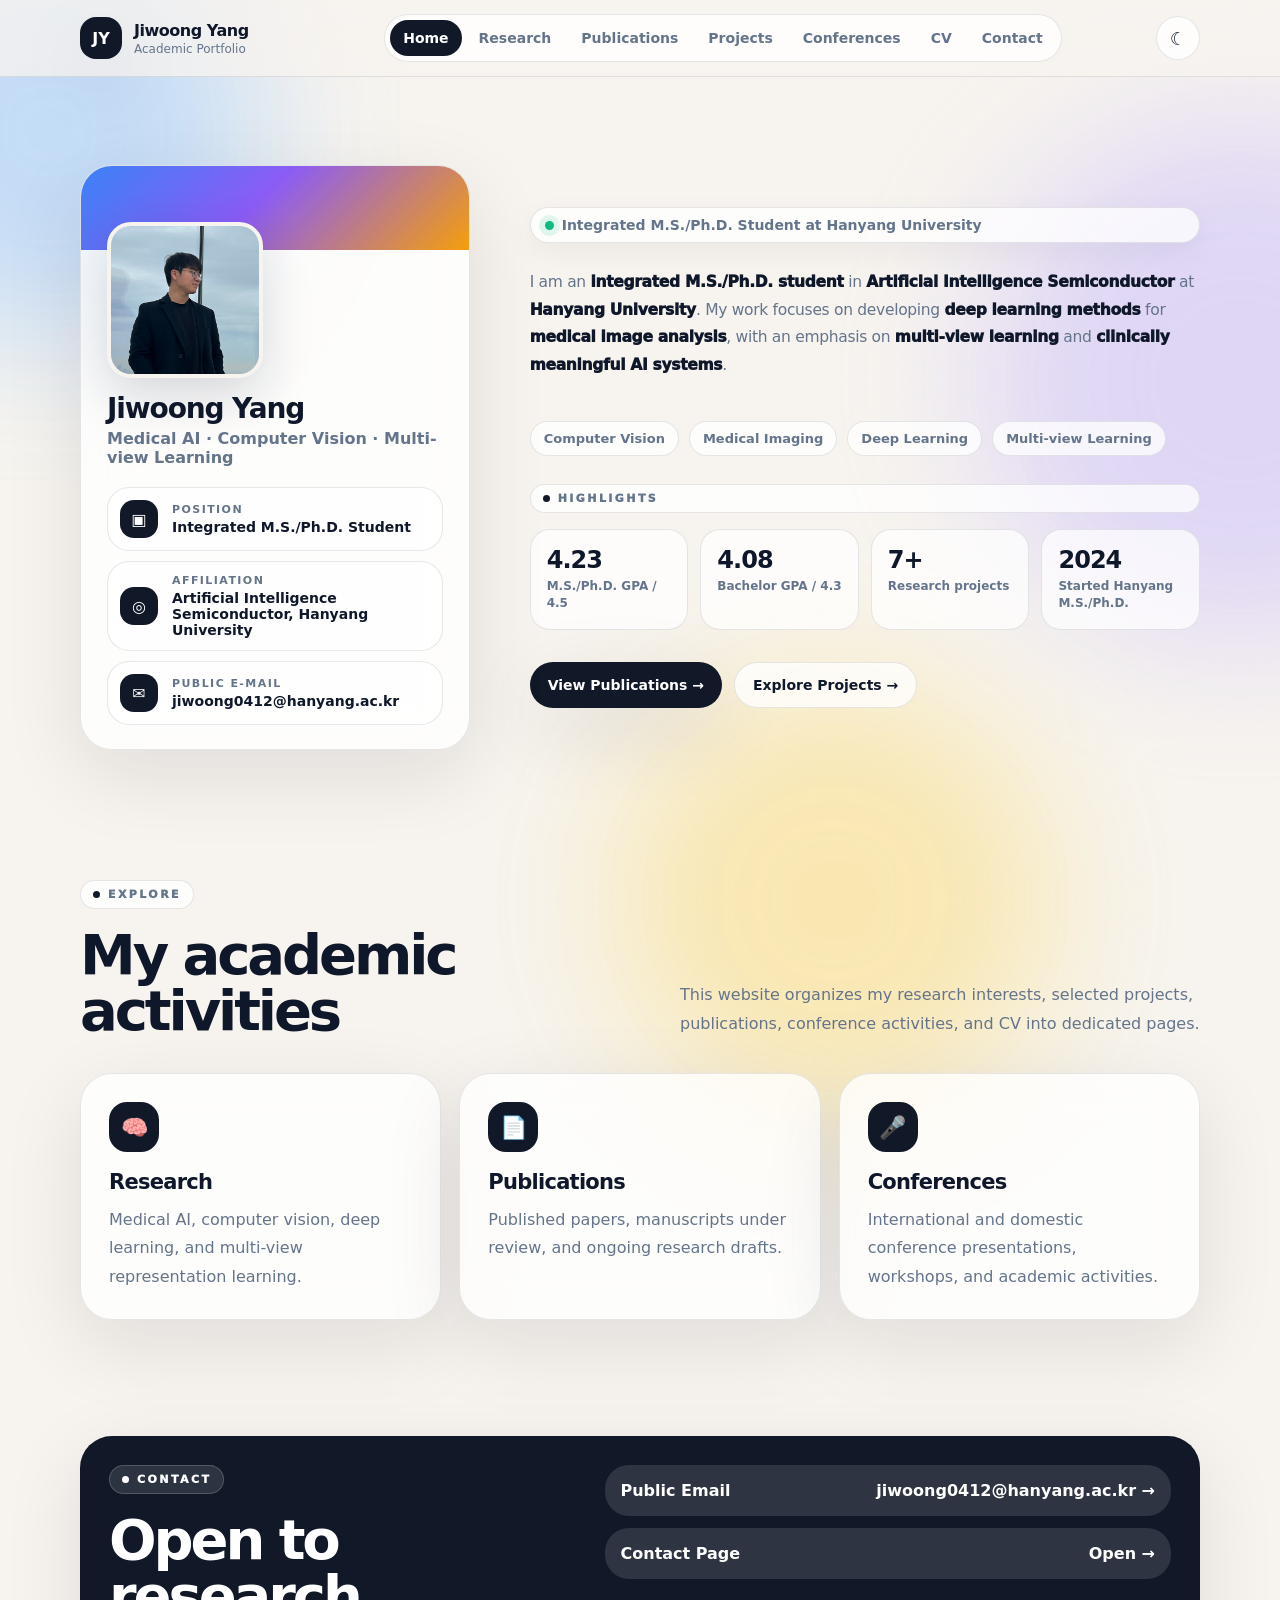
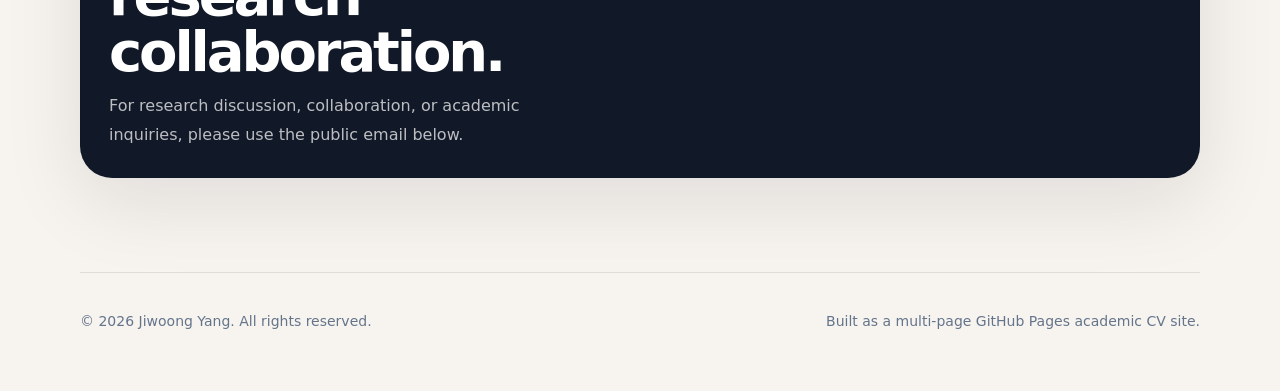
<file: index.html>
<!doctype html>
<html lang="en">
<head>
  <meta charset="utf-8" />
  <meta name="viewport" content="width=device-width, initial-scale=1" />
  <meta name="description" content="Academic portfolio and CV homepage for Jiwoong Yang." />
  <title>Jiwoong Yang | Academic Portfolio</title>
  <link rel="icon" href="assets/favicon.svg" type="image/svg+xml" />
  <link rel="stylesheet" href="assets/style.css" />
</head>
<body>
  <div class="page">
    <div class="bg-blur" aria-hidden="true">
      <div class="blob one"></div><div class="blob two"></div><div class="blob three"></div>
    </div>
    
    <header class="site-header">
      <nav class="container nav">
        <a class="brand" href="./" aria-label="Go to homepage">
          <div class="logo">JY</div>
          <div>
            <div class="brand-title">Jiwoong Yang</div>
            <div class="brand-subtitle">Academic Portfolio</div>
          </div>
        </a>
        <div class="navlinks" aria-label="Main navigation"><a class="active" href="./">Home</a>
<a class="" href="research/">Research</a>
<a class="" href="publications/">Publications</a>
<a class="" href="projects/">Projects</a>
<a class="" href="conferences/">Conferences</a>
<a class="" href="cv/">CV</a>
<a class="" href="contact/">Contact</a></div>
        <div class="nav-actions">
          <button class="icon-button" data-theme-toggle aria-label="Toggle dark mode">☾</button>
          <button class="icon-button mobile-only" data-menu-toggle aria-label="Open menu">☰</button>
        </div>
      </nav>
      <div class="container mobile-menu" data-mobile-menu><a class="active" href="./">Home</a>
<a class="" href="research/">Research</a>
<a class="" href="publications/">Publications</a>
<a class="" href="projects/">Projects</a>
<a class="" href="conferences/">Conferences</a>
<a class="" href="cv/">CV</a>
<a class="" href="contact/">Contact</a></div>
    </header>

    <main>

      <section class="container hero">
        <div class="hero-grid hero-grid-home">
          <aside class="card profile-card profile-card-home">
            <div class="profile-banner"></div>
            <div class="profile-body">
              <img class="profile-photo" src="assets/profile-photo.png" alt="Portrait of Jiwoong Yang" />
              <h2>Jiwoong Yang</h2>
              <div class="role">Medical AI · Computer Vision · Multi-view Learning</div>
              <div class="info-list">
                <div class="info-item"><div class="info-icon">▣</div><div><div class="info-label">Position</div><div class="info-value">Integrated M.S./Ph.D. Student</div></div></div>
                <div class="info-item"><div class="info-icon">◎</div><div><div class="info-label">Affiliation</div><div class="info-value">Artificial Intelligence Semiconductor, Hanyang University</div></div></div>
                <div class="info-item"><div class="info-icon">✉</div><div><div class="info-label">Public E-mail</div><div class="info-value">jiwoong0412@hanyang.ac.kr</div></div></div>
              </div>
            </div>
          </aside>
          <div class="hero-copy">
            <div class="pill"><span class="dot"></span> Integrated M.S./Ph.D. Student at Hanyang University</div>
            <p class="lead intro-lead">
              I am an <strong>integrated M.S./Ph.D. student</strong> in <strong>Artificial Intelligence Semiconductor</strong> at <strong>Hanyang University</strong>. My work focuses on developing <strong>deep learning methods</strong> for <strong>medical image analysis</strong>, with an emphasis on <strong>multi-view learning</strong> and <strong>clinically meaningful AI systems</strong>.
            </p>
            <div class="tag-row home-caption">
              <span class="tag">Computer Vision</span>
              <span class="tag">Medical Imaging</span>
              <span class="tag">Deep Learning</span>
              <span class="tag">Multi-view Learning</span>
            </div>
            <div class="section-label inline-home-label">Highlights</div>
            <div class="grid-4 home-highlights">
              <div class="stat"><strong>4.23</strong><span>M.S./Ph.D. GPA / 4.5</span></div>
              <div class="stat"><strong>4.08</strong><span>Bachelor GPA / 4.3</span></div>
              <div class="stat"><strong>7+</strong><span>Research projects</span></div>
              <div class="stat"><strong>2024</strong><span>Started Hanyang M.S./Ph.D.</span></div>
            </div>
            <div class="actions">
              <a class="button primary" href="publications/">View Publications →</a>
              <a class="button secondary" href="projects/">Explore Projects →</a>
            </div>
          </div>
        </div>
      </section>

      <section class="container">
        <div class="section-label">Explore</div>
        <div class="section-head">
          <h2>My academic activities</h2>
          <p>This website organizes my research interests, selected projects, publications, conference activities, and CV into dedicated pages.</p>
        </div>
        <div class="grid-3">
          <a class="card project-card" href="research/"><div class="icon-bubble">🧠</div><h3>Research</h3><p>Medical AI, computer vision, deep learning, and multi-view representation learning.</p></a>
          <a class="card project-card" href="publications/"><div class="icon-bubble">📄</div><h3>Publications</h3><p>Published papers, manuscripts under review, and ongoing research drafts.</p></a>
          <a class="card project-card" href="conferences/"><div class="icon-bubble">🎤</div><h3>Conferences</h3><p>International and domestic conference presentations, workshops, and academic activities.</p></a>
        </div>
      </section>

      <section class="container">
        <div class="card contact-card">
          <div class="split">
            <div>
              <div class="section-label">Contact</div>
              <h2 style="margin-top:18px;">Open to research collaboration.</h2>
              <p>For research discussion, collaboration, or academic inquiries, please use the public email below.</p>
            </div>
            <div class="contact-links">
              <a class="contact-link" href="mailto:jiwoong0412@hanyang.ac.kr"><span>Public Email</span><span>jiwoong0412@hanyang.ac.kr →</span></a>
              <a class="contact-link" href="contact/"><span>Contact Page</span><span>Open →</span></a>
            </div>
          </div>
        </div>
      </section>

    </main>
    <footer class="container">
      <div class="footer-inner">
        <p>© 2026 Jiwoong Yang. All rights reserved.</p>
        <p>Built as a multi-page GitHub Pages academic CV site.</p>
      </div>
    </footer>
  </div>
  <script src="assets/script.js"></script>
</body>
</html>
</file>
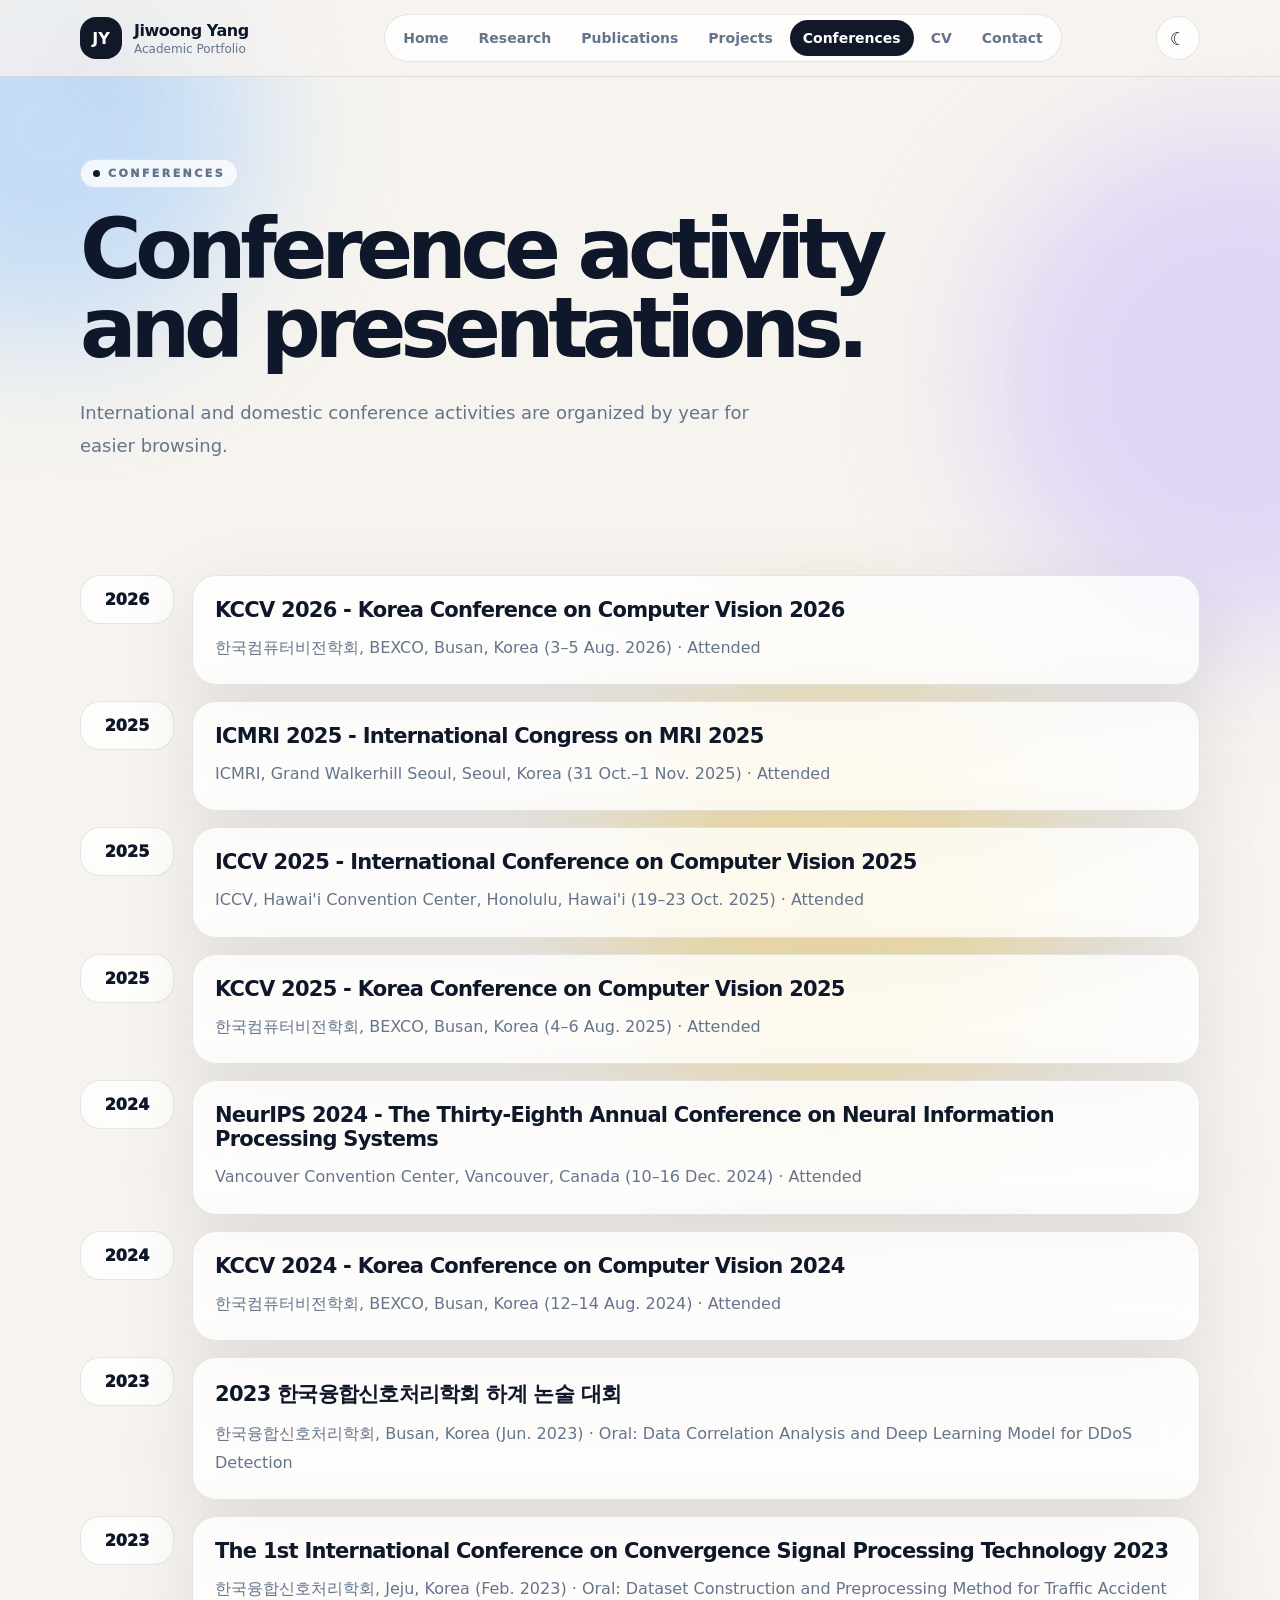
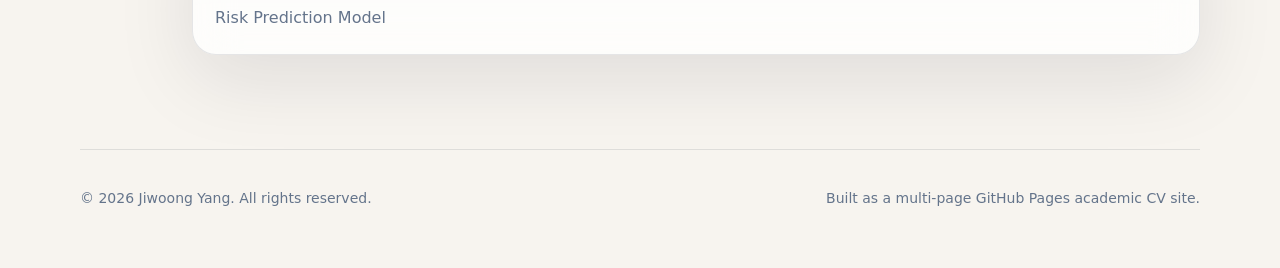
<file: conferences/index.html>
<!doctype html>
<html lang="en">
<head>
  <meta charset="utf-8" />
  <meta name="viewport" content="width=device-width, initial-scale=1" />
  <meta name="description" content="Conference activities of Jiwoong Yang." />
  <title>Conferences | Jiwoong Yang</title>
  <link rel="icon" href="../assets/favicon.svg" type="image/svg+xml" />
  <link rel="stylesheet" href="../assets/style.css" />
</head>
<body>
  <div class="page">
    <div class="bg-blur" aria-hidden="true">
      <div class="blob one"></div><div class="blob two"></div><div class="blob three"></div>
    </div>
    
    <header class="site-header">
      <nav class="container nav">
        <a class="brand" href="../" aria-label="Go to homepage">
          <div class="logo">JY</div>
          <div>
            <div class="brand-title">Jiwoong Yang</div>
            <div class="brand-subtitle">Academic Portfolio</div>
          </div>
        </a>
        <div class="navlinks" aria-label="Main navigation"><a class="" href="../">Home</a>
<a class="" href="../research/">Research</a>
<a class="" href="../publications/">Publications</a>
<a class="" href="../projects/">Projects</a>
<a class="active" href="../conferences/">Conferences</a>
<a class="" href="../cv/">CV</a>
<a class="" href="../contact/">Contact</a></div>
        <div class="nav-actions">
          <button class="icon-button" data-theme-toggle aria-label="Toggle dark mode">☾</button>
          <button class="icon-button mobile-only" data-menu-toggle aria-label="Open menu">☰</button>
        </div>
      </nav>
      <div class="container mobile-menu" data-mobile-menu><a class="" href="../">Home</a>
<a class="" href="../research/">Research</a>
<a class="" href="../publications/">Publications</a>
<a class="" href="../projects/">Projects</a>
<a class="active" href="../conferences/">Conferences</a>
<a class="" href="../cv/">CV</a>
<a class="" href="../contact/">Contact</a></div>
    </header>

    <main>

      <section class="container page-title">
        <div class="section-label">Conferences</div>
        <h1>Conference activity and presentations.</h1>
        <p class="lead">International and domestic conference activities are organized by year for easier browsing.</p>
      </section>
      <section class="container"><div class="timeline"><div class="timeline-item"><div class="timeline-date">2026</div><div class="card tight"><h3>KCCV 2026 - Korea Conference on Computer Vision 2026</h3><p>한국컴퓨터비전학회, BEXCO, Busan, Korea (3–5 Aug. 2026) · Attended</p></div></div><div class="timeline-item"><div class="timeline-date">2025</div><div class="card tight"><h3>ICMRI 2025 - International Congress on MRI 2025</h3><p>ICMRI, Grand Walkerhill Seoul, Seoul, Korea (31 Oct.–1 Nov. 2025) · Attended</p></div></div>
<div class="timeline-item"><div class="timeline-date">2025</div><div class="card tight"><h3>ICCV 2025 - International Conference on Computer Vision 2025</h3><p>ICCV, Hawai&#x27;i Convention Center, Honolulu, Hawai&#x27;i (19–23 Oct. 2025) · Attended</p></div></div>
<div class="timeline-item"><div class="timeline-date">2025</div><div class="card tight"><h3>KCCV 2025 - Korea Conference on Computer Vision 2025</h3><p>한국컴퓨터비전학회, BEXCO, Busan, Korea (4–6 Aug. 2025) · Attended</p></div></div><div class="timeline-item"><div class="timeline-date">2024</div><div class="card tight"><h3>NeurIPS 2024 - The Thirty-Eighth Annual Conference on Neural Information Processing Systems</h3><p>Vancouver Convention Center, Vancouver, Canada (10–16 Dec. 2024) · Attended</p></div></div>
<div class="timeline-item"><div class="timeline-date">2024</div><div class="card tight"><h3>KCCV 2024 - Korea Conference on Computer Vision 2024</h3><p>한국컴퓨터비전학회, BEXCO, Busan, Korea (12–14 Aug. 2024) · Attended</p></div></div><div class="timeline-item"><div class="timeline-date">2023</div><div class="card tight"><h3>2023 한국융합신호처리학회 하계 논술 대회</h3><p>한국융합신호처리학회, Busan, Korea (Jun. 2023) · Oral: Data Correlation Analysis and Deep Learning Model for DDoS Detection</p></div></div>
<div class="timeline-item"><div class="timeline-date">2023</div><div class="card tight"><h3>The 1st International Conference on Convergence Signal Processing Technology 2023</h3><p>한국융합신호처리학회, Jeju, Korea (Feb. 2023) · Oral: Dataset Construction and Preprocessing Method for Traffic Accident Risk Prediction Model</p></div></div></div></section>

    </main>
    <footer class="container">
      <div class="footer-inner">
        <p>© 2026 Jiwoong Yang. All rights reserved.</p>
        <p>Built as a multi-page GitHub Pages academic CV site.</p>
      </div>
    </footer>
  </div>
  <script src="../assets/script.js"></script>
</body>
</html>
</file>
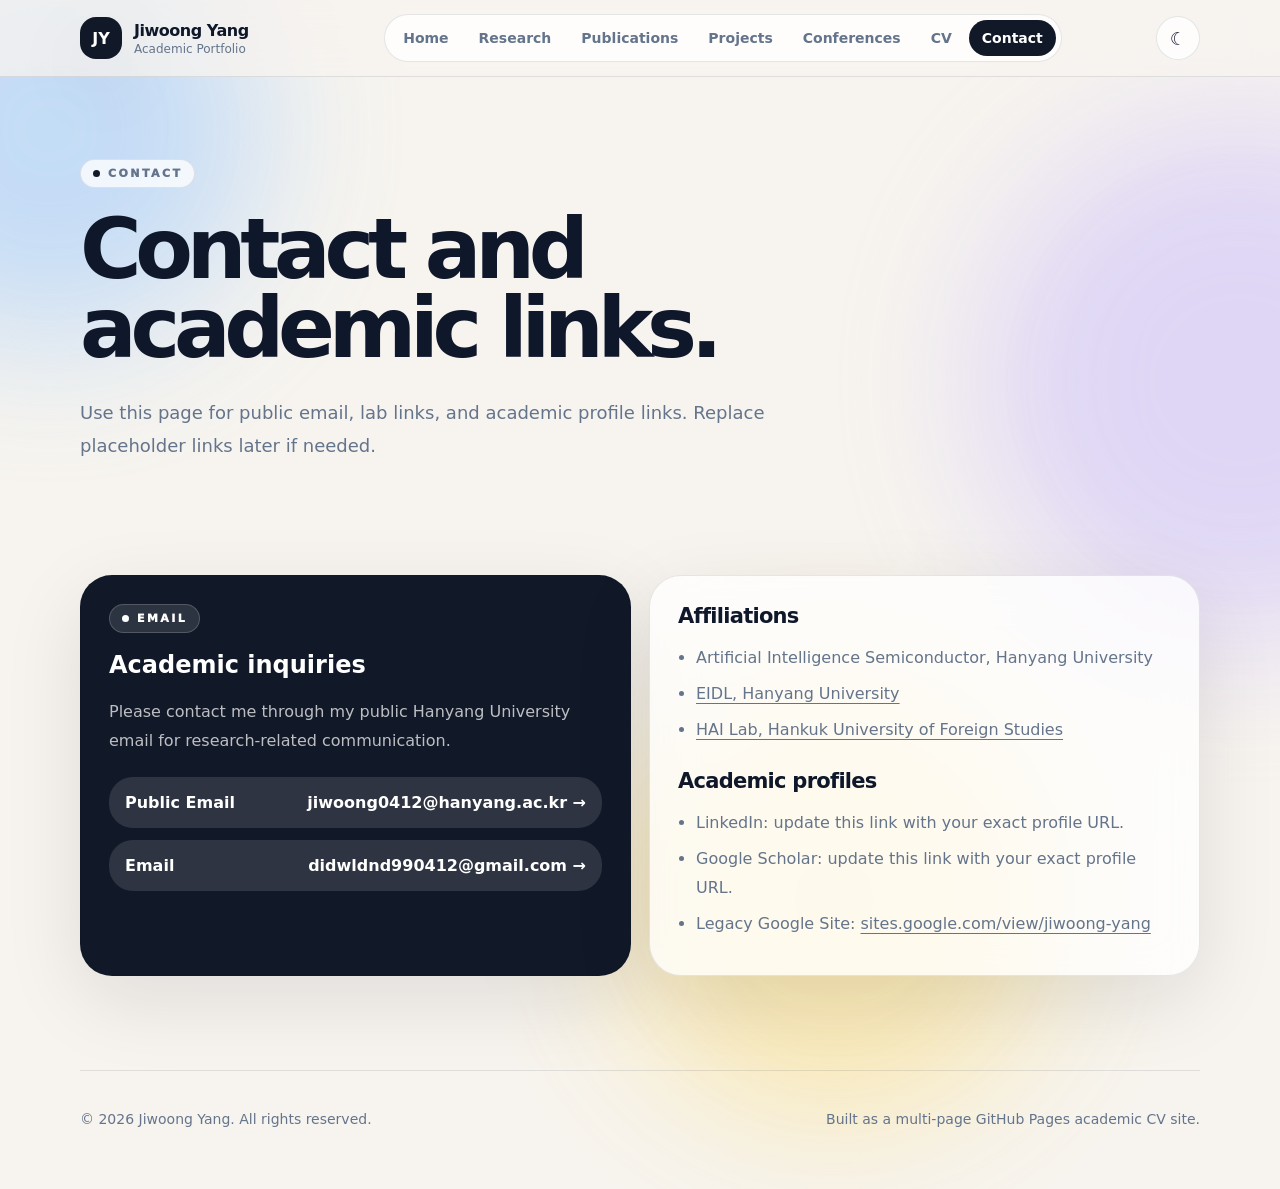
<file: contact/index.html>
<!doctype html>
<html lang="en">
<head>
  <meta charset="utf-8" />
  <meta name="viewport" content="width=device-width, initial-scale=1" />
  <meta name="description" content="Contact information for Jiwoong Yang." />
  <title>Contact | Jiwoong Yang</title>
  <link rel="icon" href="../assets/favicon.svg" type="image/svg+xml" />
  <link rel="stylesheet" href="../assets/style.css" />
</head>
<body>
  <div class="page">
    <div class="bg-blur" aria-hidden="true">
      <div class="blob one"></div><div class="blob two"></div><div class="blob three"></div>
    </div>
    
    <header class="site-header">
      <nav class="container nav">
        <a class="brand" href="../" aria-label="Go to homepage">
          <div class="logo">JY</div>
          <div>
            <div class="brand-title">Jiwoong Yang</div>
            <div class="brand-subtitle">Academic Portfolio</div>
          </div>
        </a>
        <div class="navlinks" aria-label="Main navigation"><a class="" href="../">Home</a>
<a class="" href="../research/">Research</a>
<a class="" href="../publications/">Publications</a>
<a class="" href="../projects/">Projects</a>
<a class="" href="../conferences/">Conferences</a>
<a class="" href="../cv/">CV</a>
<a class="active" href="../contact/">Contact</a></div>
        <div class="nav-actions">
          <button class="icon-button" data-theme-toggle aria-label="Toggle dark mode">☾</button>
          <button class="icon-button mobile-only" data-menu-toggle aria-label="Open menu">☰</button>
        </div>
      </nav>
      <div class="container mobile-menu" data-mobile-menu><a class="" href="../">Home</a>
<a class="" href="../research/">Research</a>
<a class="" href="../publications/">Publications</a>
<a class="" href="../projects/">Projects</a>
<a class="" href="../conferences/">Conferences</a>
<a class="" href="../cv/">CV</a>
<a class="active" href="../contact/">Contact</a></div>
    </header>

    <main>

      <section class="container page-title">
        <div class="section-label">Contact</div>
        <h1>Contact and academic links.</h1>
        <p class="lead">Use this page for public email, lab links, and academic profile links. Replace placeholder links later if needed.</p>
      </section>
      <section class="container">
        <div class="grid-2">
          <div class="card contact-card">
            <div class="section-label">Email</div>
            <h2 style="margin-top:18px;">Academic inquiries</h2>
            <p>Please contact me through my public Hanyang University email for research-related communication.</p>
            <div class="contact-links" style="margin-top:22px;">
              <a class="contact-link" href="mailto:jiwoong0412@hanyang.ac.kr"><span>Public Email</span><span>jiwoong0412@hanyang.ac.kr →</span></a>
              <a class="contact-link" href="mailto:didwldnd990412@gmail.com"><span>Email</span><span>didwldnd990412@gmail.com →</span></a>
            </div>
          </div>
          <div class="card">
            <h3>Affiliations</h3>
            <ul class="list-compact">
              <li>Artificial Intelligence Semiconductor, Hanyang University</li>
              <li><a class="mini-link" href="https://sites.google.com/view/eidl/home">EIDL, Hanyang University</a></li>
              <li><a class="mini-link" href="https://labhai.hufs.ac.kr/">HAI Lab, Hankuk University of Foreign Studies</a></li>
            </ul>
            <h3 style="margin-top:24px;">Academic profiles</h3>
            <ul class="list-compact">
              <li>LinkedIn: update this link with your exact profile URL.</li>
              <li>Google Scholar: update this link with your exact profile URL.</li>
              <li>Legacy Google Site: <a class="mini-link" href="https://sites.google.com/view/jiwoong-yang/%ED%99%88">sites.google.com/view/jiwoong-yang</a></li>
            </ul>
          </div>
        </div>
      </section>

    </main>
    <footer class="container">
      <div class="footer-inner">
        <p>© 2026 Jiwoong Yang. All rights reserved.</p>
        <p>Built as a multi-page GitHub Pages academic CV site.</p>
      </div>
    </footer>
  </div>
  <script src="../assets/script.js"></script>
</body>
</html>
</file>
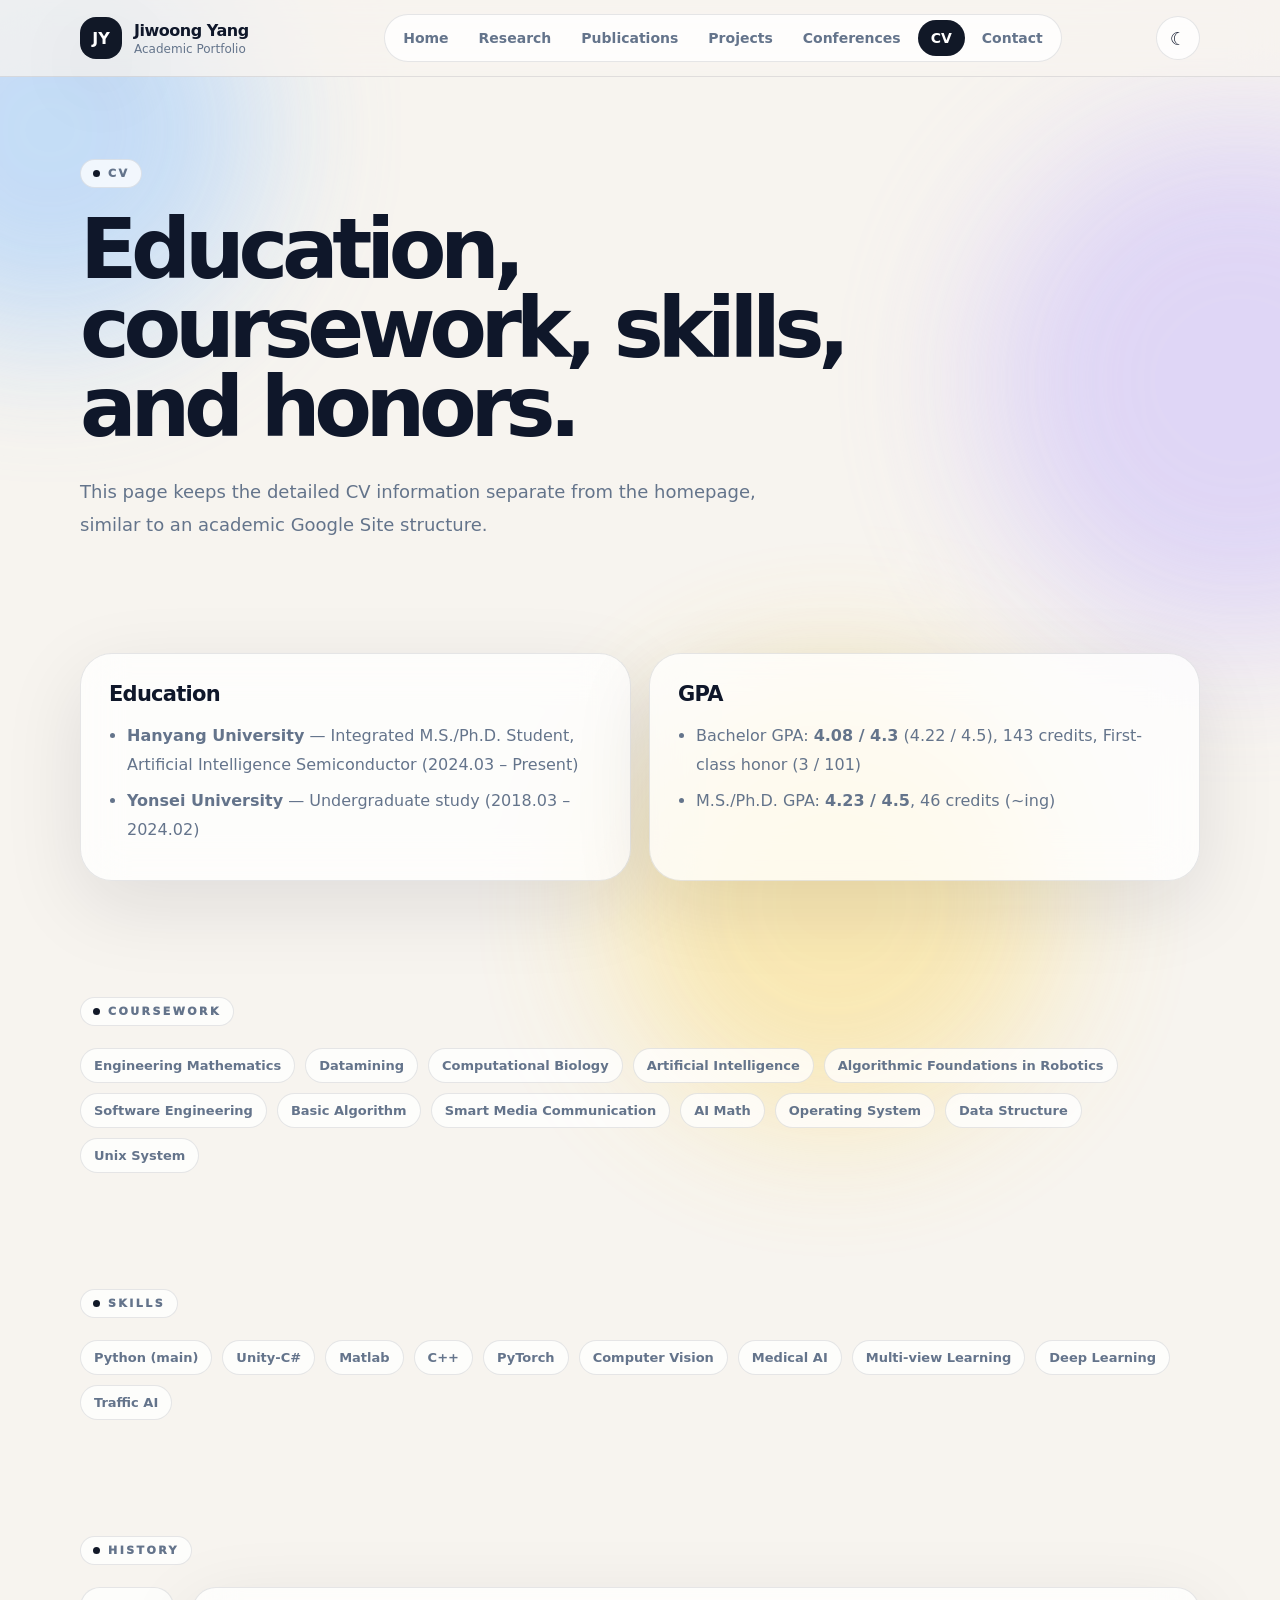
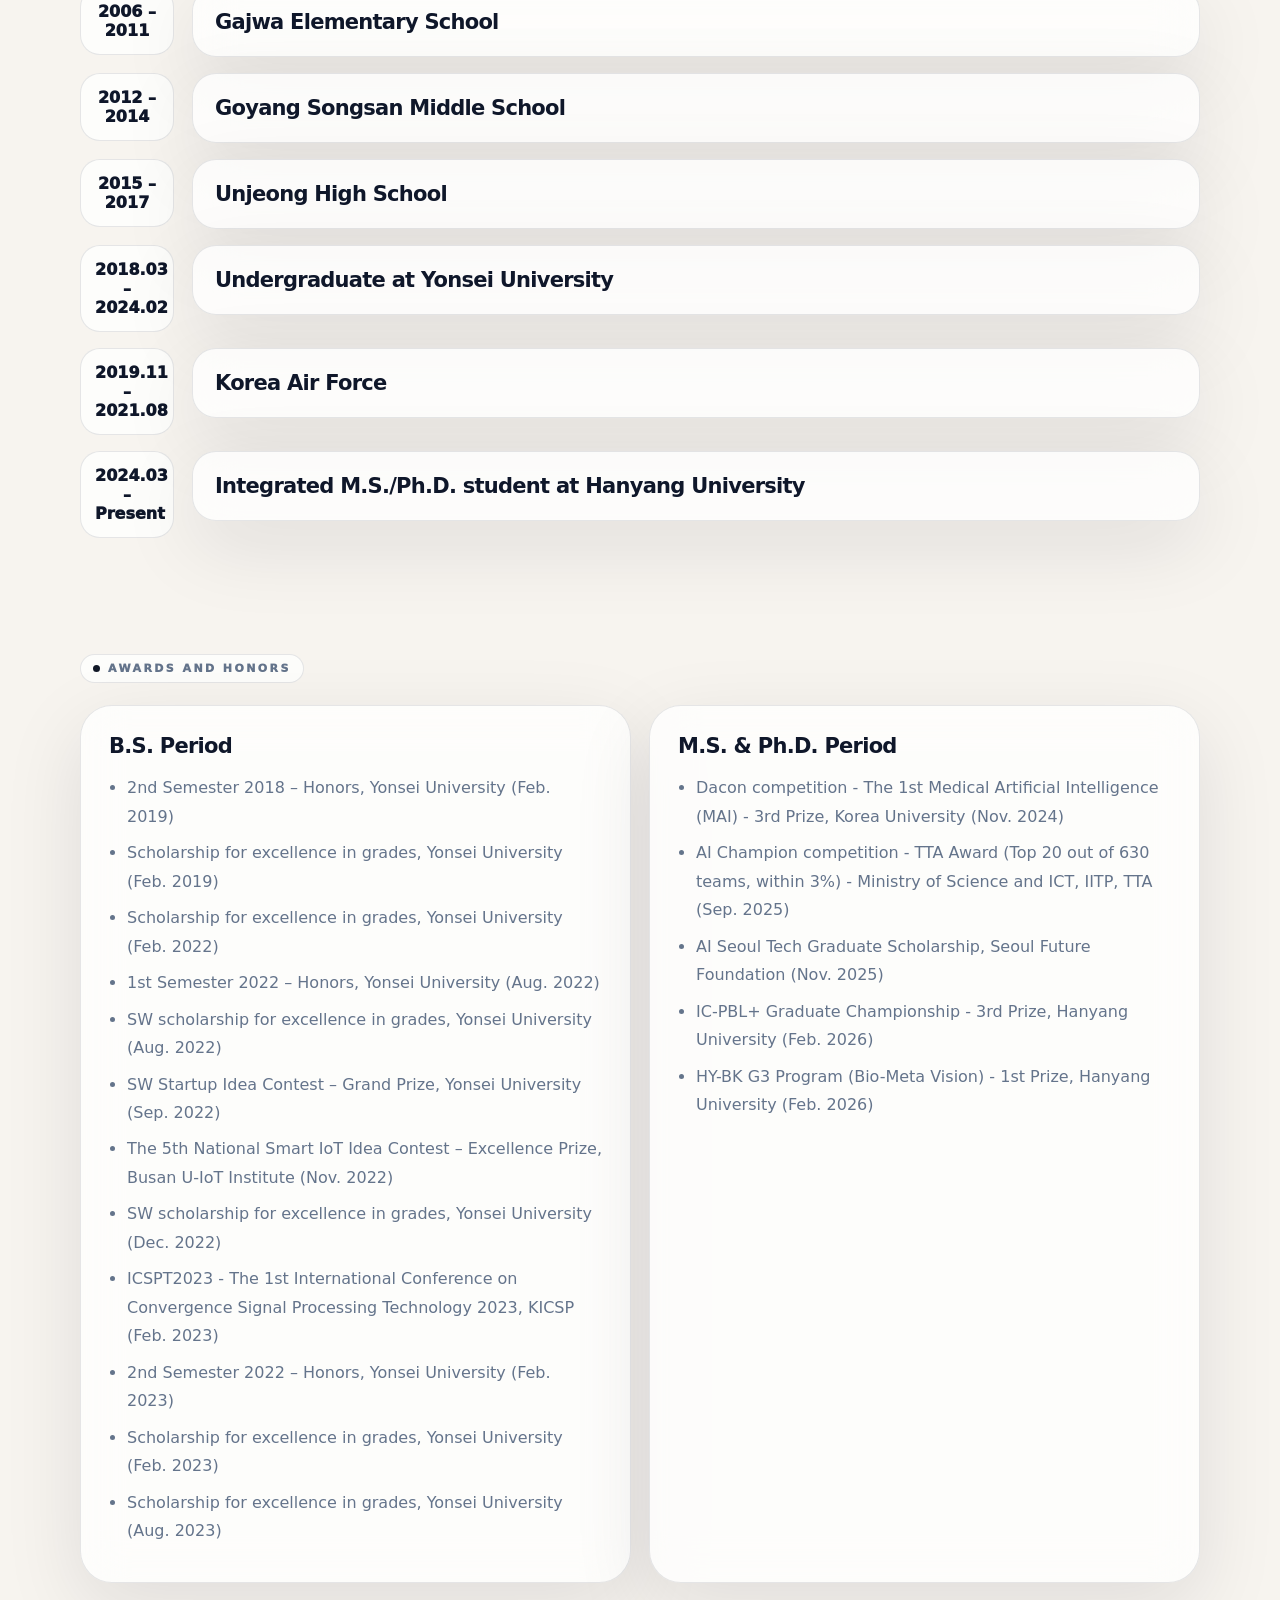
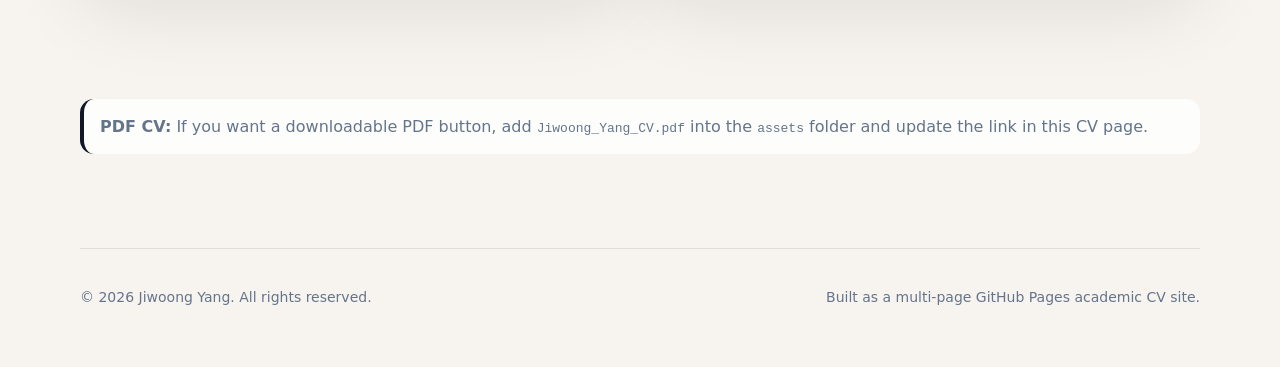
<file: cv/index.html>
<!doctype html>
<html lang="en">
<head>
  <meta charset="utf-8" />
  <meta name="viewport" content="width=device-width, initial-scale=1" />
  <meta name="description" content="Curriculum vitae details of Jiwoong Yang." />
  <title>CV | Jiwoong Yang</title>
  <link rel="icon" href="../assets/favicon.svg" type="image/svg+xml" />
  <link rel="stylesheet" href="../assets/style.css" />
</head>
<body>
  <div class="page">
    <div class="bg-blur" aria-hidden="true">
      <div class="blob one"></div><div class="blob two"></div><div class="blob three"></div>
    </div>
    
    <header class="site-header">
      <nav class="container nav">
        <a class="brand" href="../" aria-label="Go to homepage">
          <div class="logo">JY</div>
          <div>
            <div class="brand-title">Jiwoong Yang</div>
            <div class="brand-subtitle">Academic Portfolio</div>
          </div>
        </a>
        <div class="navlinks" aria-label="Main navigation"><a class="" href="../">Home</a>
<a class="" href="../research/">Research</a>
<a class="" href="../publications/">Publications</a>
<a class="" href="../projects/">Projects</a>
<a class="" href="../conferences/">Conferences</a>
<a class="active" href="../cv/">CV</a>
<a class="" href="../contact/">Contact</a></div>
        <div class="nav-actions">
          <button class="icon-button" data-theme-toggle aria-label="Toggle dark mode">☾</button>
          <button class="icon-button mobile-only" data-menu-toggle aria-label="Open menu">☰</button>
        </div>
      </nav>
      <div class="container mobile-menu" data-mobile-menu><a class="" href="../">Home</a>
<a class="" href="../research/">Research</a>
<a class="" href="../publications/">Publications</a>
<a class="" href="../projects/">Projects</a>
<a class="" href="../conferences/">Conferences</a>
<a class="active" href="../cv/">CV</a>
<a class="" href="../contact/">Contact</a></div>
    </header>

    <main>

      <section class="container page-title">
        <div class="section-label">CV</div>
        <h1>Education, coursework, skills, and honors.</h1>
        <p class="lead">This page keeps the detailed CV information separate from the homepage, similar to an academic Google Site structure.</p>
      </section>
      <section class="container">
        <div class="grid-2">
          <div class="card"><h3>Education</h3><ul class="list-compact"><li><strong>Hanyang University</strong> — Integrated M.S./Ph.D. Student, Artificial Intelligence Semiconductor (2024.03 – Present)</li><li><strong>Yonsei University</strong> — Undergraduate study (2018.03 – 2024.02)</li></ul></div>
          <div class="card"><h3>GPA</h3><ul class="list-compact"><li>Bachelor GPA: <strong>4.08 / 4.3</strong> (4.22 / 4.5), 143 credits, First-class honor (3 / 101)</li><li>M.S./Ph.D. GPA: <strong>4.23 / 4.5</strong>, 46 credits (~ing)</li></ul></div>
        </div>
      </section>
      <section class="container">
        <div class="section-label">Coursework</div>
        <div class="skill-cloud" style="margin-top:22px;"><span class="tag">Engineering Mathematics</span><span class="tag">Datamining</span><span class="tag">Computational Biology</span><span class="tag">Artificial Intelligence</span><span class="tag">Algorithmic Foundations in Robotics</span><span class="tag">Software Engineering</span><span class="tag">Basic Algorithm</span><span class="tag">Smart Media Communication</span><span class="tag">AI Math</span><span class="tag">Operating System</span><span class="tag">Data Structure</span><span class="tag">Unix System</span></div>
      </section>
      <section class="container">
        <div class="section-label">Skills</div>
        <div class="skill-cloud" style="margin-top:22px;"><span class="tag">Python (main)</span><span class="tag">Unity-C#</span><span class="tag">Matlab</span><span class="tag">C++</span><span class="tag">PyTorch</span><span class="tag">Computer Vision</span><span class="tag">Medical AI</span><span class="tag">Multi-view Learning</span><span class="tag">Deep Learning</span><span class="tag">Traffic AI</span></div>
      </section>
      <section class="container">
        <div class="section-label">History</div>
        <div class="timeline" style="margin-top:22px;"><div class="timeline-item"><div class="timeline-date">2006 – 2011</div><div class="card tight"><h3>Gajwa Elementary School</h3></div></div><div class="timeline-item"><div class="timeline-date">2012 – 2014</div><div class="card tight"><h3>Goyang Songsan Middle School</h3></div></div><div class="timeline-item"><div class="timeline-date">2015 – 2017</div><div class="card tight"><h3>Unjeong High School</h3></div></div><div class="timeline-item"><div class="timeline-date">2018.03 – 2024.02</div><div class="card tight"><h3>Undergraduate at Yonsei University</h3></div></div><div class="timeline-item"><div class="timeline-date">2019.11 – 2021.08</div><div class="card tight"><h3>Korea Air Force</h3></div></div><div class="timeline-item"><div class="timeline-date">2024.03 – Present</div><div class="card tight"><h3>Integrated M.S./Ph.D. student at Hanyang University</h3></div></div></div>
      </section>
      <section class="container">
        <div class="section-label">Awards and Honors</div>
        <div class="grid-2" style="margin-top:22px;">
          <div class="card"><h3>B.S. Period</h3><ul class="list-compact"><li>2nd Semester 2018 – Honors, Yonsei University (Feb. 2019)</li><li>Scholarship for excellence in grades, Yonsei University (Feb. 2019)</li><li>Scholarship for excellence in grades, Yonsei University (Feb. 2022)</li><li>1st Semester 2022 – Honors, Yonsei University (Aug. 2022)</li><li>SW scholarship for excellence in grades, Yonsei University (Aug. 2022)</li><li>SW Startup Idea Contest – Grand Prize, Yonsei University (Sep. 2022)</li><li>The 5th National Smart IoT Idea Contest – Excellence Prize, Busan U-IoT Institute (Nov. 2022)</li><li>SW scholarship for excellence in grades, Yonsei University (Dec. 2022)</li><li>ICSPT2023 - The 1st International Conference on Convergence Signal Processing Technology 2023, KICSP (Feb. 2023)</li><li>2nd Semester 2022 – Honors, Yonsei University (Feb. 2023)</li><li>Scholarship for excellence in grades, Yonsei University (Feb. 2023)</li><li>Scholarship for excellence in grades, Yonsei University (Aug. 2023)</li></ul></div>
          <div class="card"><h3>M.S. & Ph.D. Period</h3><ul class="list-compact"><li>Dacon competition - The 1st Medical Artificial Intelligence (MAI) - 3rd Prize, Korea University (Nov. 2024)</li><li>AI Champion competition - TTA Award (Top 20 out of 630 teams, within 3%) - Ministry of Science and ICT, IITP, TTA (Sep. 2025)</li><li>AI Seoul Tech Graduate Scholarship, Seoul Future Foundation (Nov. 2025)</li><li>IC-PBL+ Graduate Championship - 3rd Prize, Hanyang University (Feb. 2026)</li><li>HY-BK G3 Program (Bio-Meta Vision) - 1st Prize, Hanyang University (Feb. 2026)</li></ul></div>
        </div>
      </section>
      <section class="container">
        <div class="note"><strong>PDF CV:</strong> If you want a downloadable PDF button, add <code>Jiwoong_Yang_CV.pdf</code> into the <code>assets</code> folder and update the link in this CV page.</div>
      </section>

    </main>
    <footer class="container">
      <div class="footer-inner">
        <p>© 2026 Jiwoong Yang. All rights reserved.</p>
        <p>Built as a multi-page GitHub Pages academic CV site.</p>
      </div>
    </footer>
  </div>
  <script src="../assets/script.js"></script>
</body>
</html>
</file>
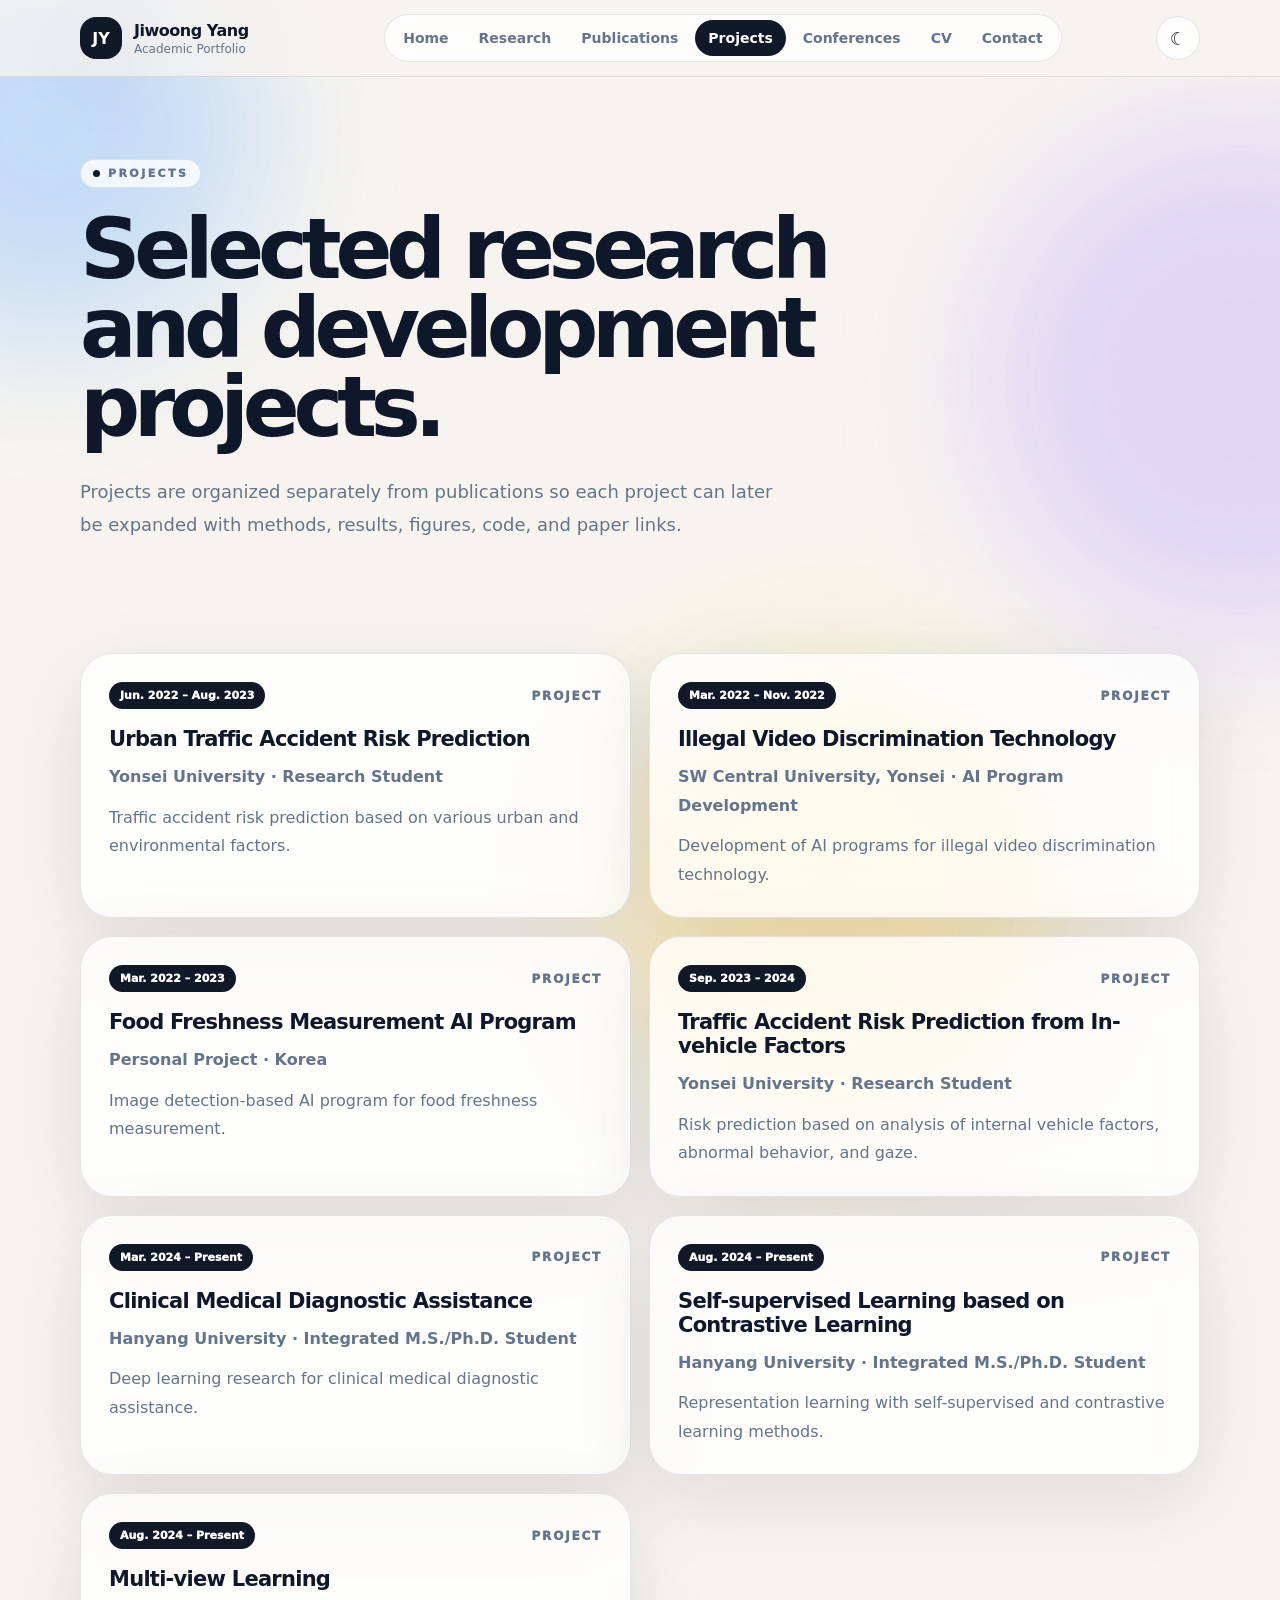
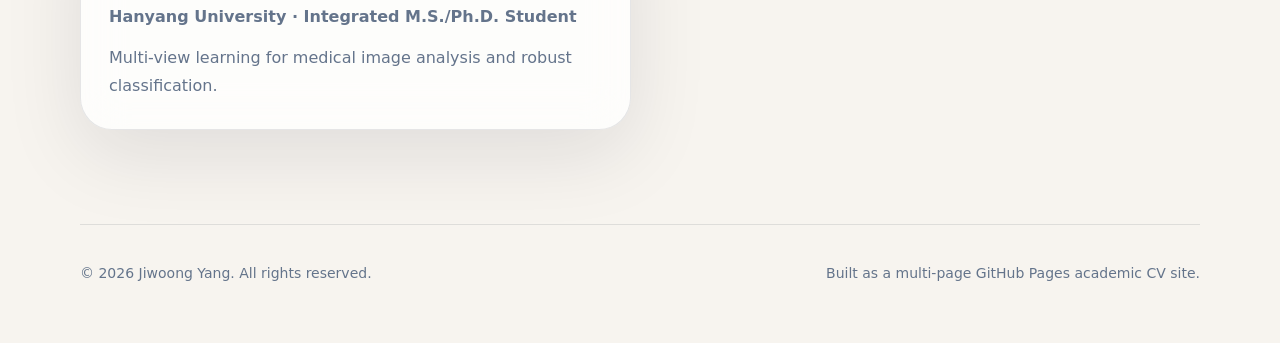
<file: projects/index.html>
<!doctype html>
<html lang="en">
<head>
  <meta charset="utf-8" />
  <meta name="viewport" content="width=device-width, initial-scale=1" />
  <meta name="description" content="Projects of Jiwoong Yang." />
  <title>Projects | Jiwoong Yang</title>
  <link rel="icon" href="../assets/favicon.svg" type="image/svg+xml" />
  <link rel="stylesheet" href="../assets/style.css" />
</head>
<body>
  <div class="page">
    <div class="bg-blur" aria-hidden="true">
      <div class="blob one"></div><div class="blob two"></div><div class="blob three"></div>
    </div>
    
    <header class="site-header">
      <nav class="container nav">
        <a class="brand" href="../" aria-label="Go to homepage">
          <div class="logo">JY</div>
          <div>
            <div class="brand-title">Jiwoong Yang</div>
            <div class="brand-subtitle">Academic Portfolio</div>
          </div>
        </a>
        <div class="navlinks" aria-label="Main navigation"><a class="" href="../">Home</a>
<a class="" href="../research/">Research</a>
<a class="" href="../publications/">Publications</a>
<a class="active" href="../projects/">Projects</a>
<a class="" href="../conferences/">Conferences</a>
<a class="" href="../cv/">CV</a>
<a class="" href="../contact/">Contact</a></div>
        <div class="nav-actions">
          <button class="icon-button" data-theme-toggle aria-label="Toggle dark mode">☾</button>
          <button class="icon-button mobile-only" data-menu-toggle aria-label="Open menu">☰</button>
        </div>
      </nav>
      <div class="container mobile-menu" data-mobile-menu><a class="" href="../">Home</a>
<a class="" href="../research/">Research</a>
<a class="" href="../publications/">Publications</a>
<a class="active" href="../projects/">Projects</a>
<a class="" href="../conferences/">Conferences</a>
<a class="" href="../cv/">CV</a>
<a class="" href="../contact/">Contact</a></div>
    </header>

    <main>

      <section class="container page-title">
        <div class="section-label">Projects</div>
        <h1>Selected research and development projects.</h1>
        <p class="lead">Projects are organized separately from publications so each project can later be expanded with methods, results, figures, code, and paper links.</p>
      </section>
      <section class="container"><div class="grid-2"><div class="card project-card"><div class="project-top"><span class="status">Jun. 2022 – Aug. 2023</span><span class="category">Project</span></div><h3>Urban Traffic Accident Risk Prediction</h3><p><strong>Yonsei University · Research Student</strong></p><p>Traffic accident risk prediction based on various urban and environmental factors.</p></div>
<div class="card project-card"><div class="project-top"><span class="status">Mar. 2022 – Nov. 2022</span><span class="category">Project</span></div><h3>Illegal Video Discrimination Technology</h3><p><strong>SW Central University, Yonsei · AI Program Development</strong></p><p>Development of AI programs for illegal video discrimination technology.</p></div>
<div class="card project-card"><div class="project-top"><span class="status">Mar. 2022 – 2023</span><span class="category">Project</span></div><h3>Food Freshness Measurement AI Program</h3><p><strong>Personal Project · Korea</strong></p><p>Image detection-based AI program for food freshness measurement.</p></div>
<div class="card project-card"><div class="project-top"><span class="status">Sep. 2023 – 2024</span><span class="category">Project</span></div><h3>Traffic Accident Risk Prediction from In-vehicle Factors</h3><p><strong>Yonsei University · Research Student</strong></p><p>Risk prediction based on analysis of internal vehicle factors, abnormal behavior, and gaze.</p></div>
<div class="card project-card"><div class="project-top"><span class="status">Mar. 2024 – Present</span><span class="category">Project</span></div><h3>Clinical Medical Diagnostic Assistance</h3><p><strong>Hanyang University · Integrated M.S./Ph.D. Student</strong></p><p>Deep learning research for clinical medical diagnostic assistance.</p></div>
<div class="card project-card"><div class="project-top"><span class="status">Aug. 2024 – Present</span><span class="category">Project</span></div><h3>Self-supervised Learning based on Contrastive Learning</h3><p><strong>Hanyang University · Integrated M.S./Ph.D. Student</strong></p><p>Representation learning with self-supervised and contrastive learning methods.</p></div>
<div class="card project-card"><div class="project-top"><span class="status">Aug. 2024 – Present</span><span class="category">Project</span></div><h3>Multi-view Learning</h3><p><strong>Hanyang University · Integrated M.S./Ph.D. Student</strong></p><p>Multi-view learning for medical image analysis and robust classification.</p></div></div></section>

    </main>
    <footer class="container">
      <div class="footer-inner">
        <p>© 2026 Jiwoong Yang. All rights reserved.</p>
        <p>Built as a multi-page GitHub Pages academic CV site.</p>
      </div>
    </footer>
  </div>
  <script src="../assets/script.js"></script>
</body>
</html>
</file>
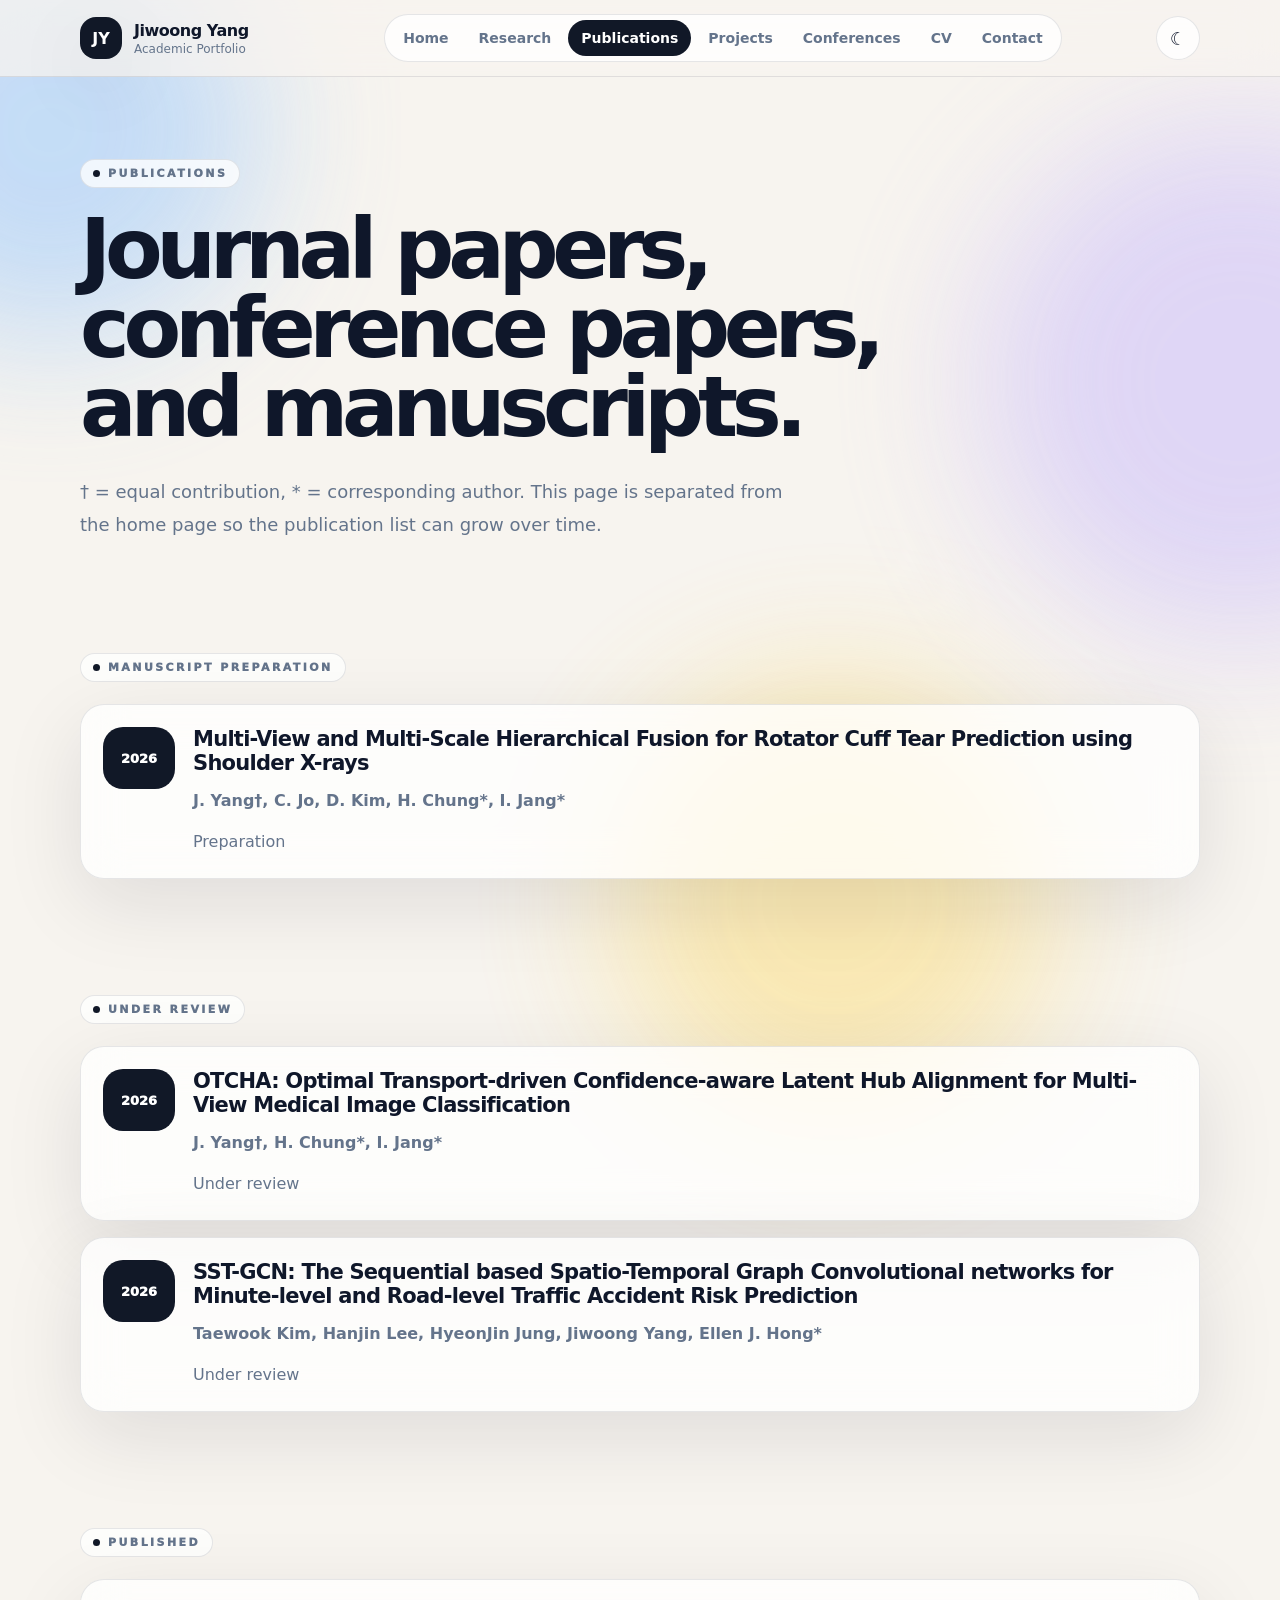
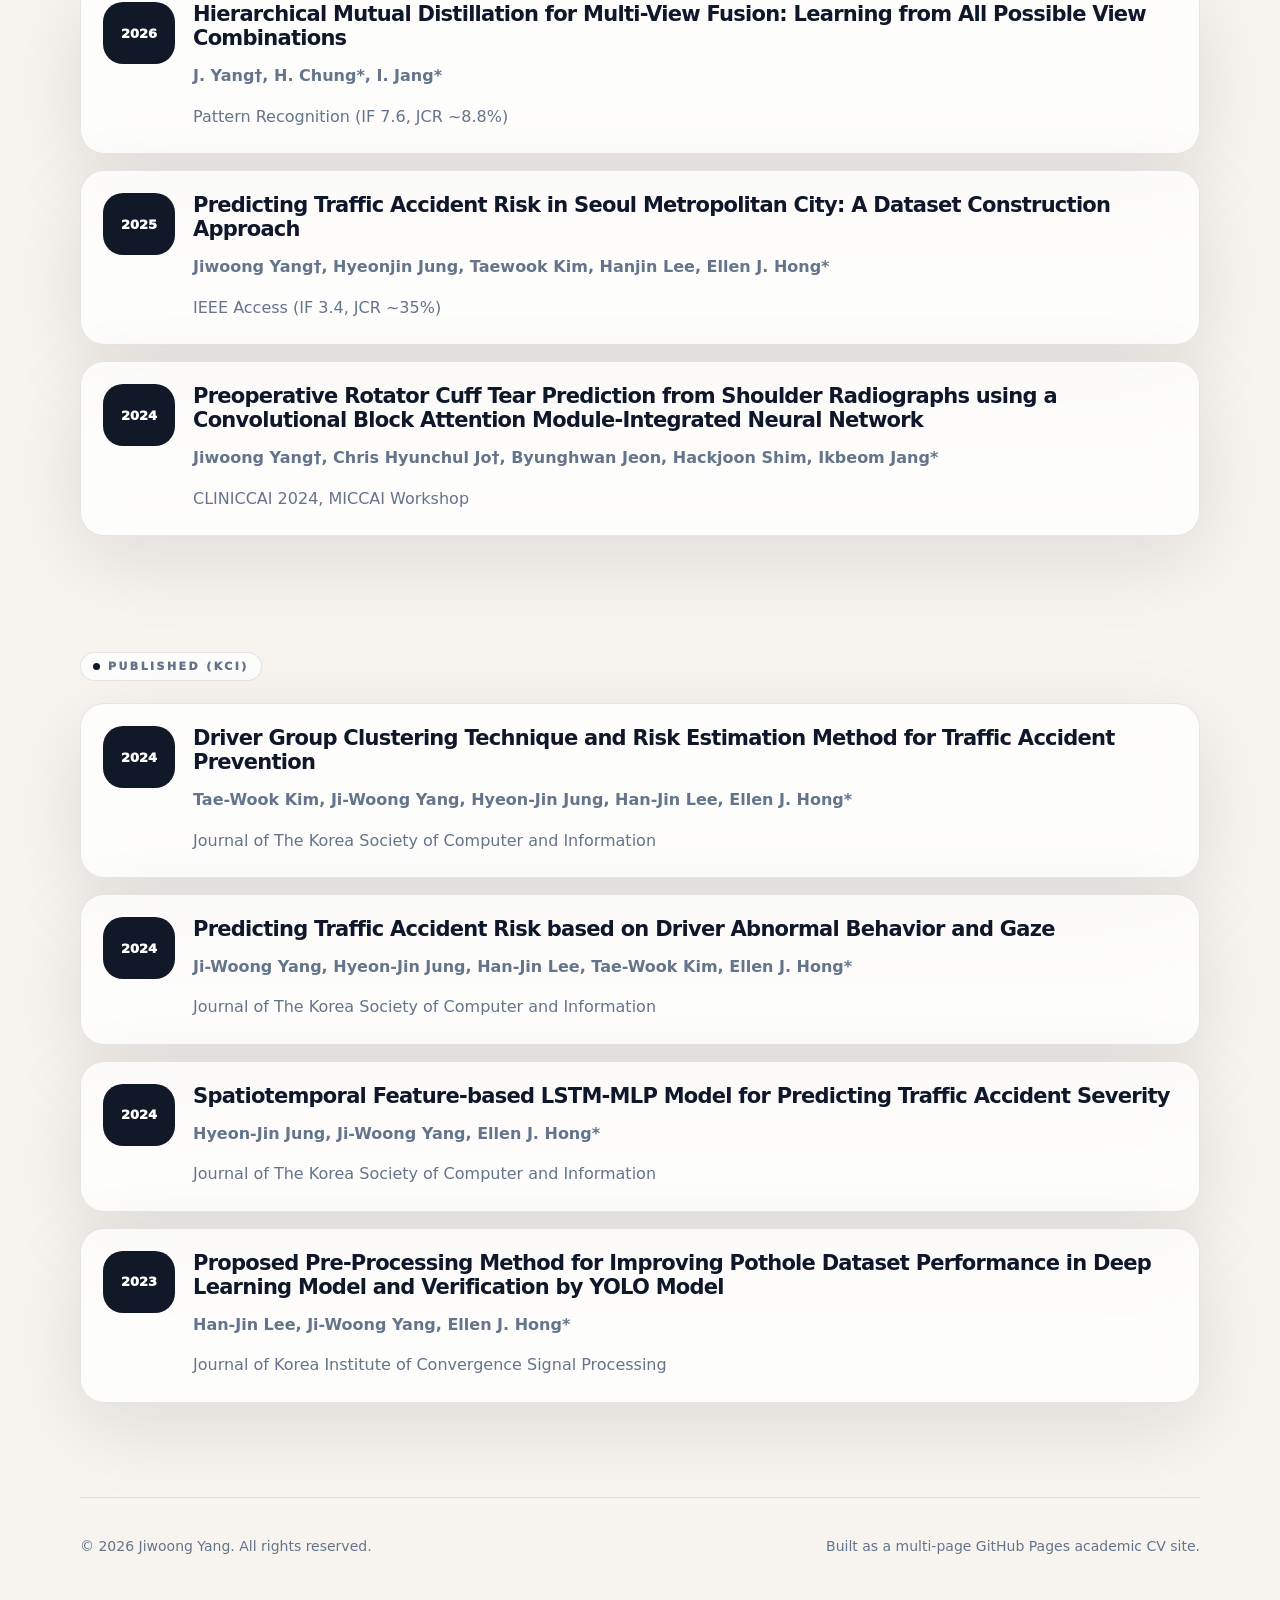
<file: publications/index.html>
<!doctype html>
<html lang="en">
<head>
  <meta charset="utf-8" />
  <meta name="viewport" content="width=device-width, initial-scale=1" />
  <meta name="description" content="Publications and manuscripts of Jiwoong Yang." />
  <title>Publications | Jiwoong Yang</title>
  <link rel="icon" href="../assets/favicon.svg" type="image/svg+xml" />
  <link rel="stylesheet" href="../assets/style.css" />
</head>
<body>
  <div class="page">
    <div class="bg-blur" aria-hidden="true">
      <div class="blob one"></div><div class="blob two"></div><div class="blob three"></div>
    </div>
    
    <header class="site-header">
      <nav class="container nav">
        <a class="brand" href="../" aria-label="Go to homepage">
          <div class="logo">JY</div>
          <div>
            <div class="brand-title">Jiwoong Yang</div>
            <div class="brand-subtitle">Academic Portfolio</div>
          </div>
        </a>
        <div class="navlinks" aria-label="Main navigation"><a class="" href="../">Home</a>
<a class="" href="../research/">Research</a>
<a class="active" href="../publications/">Publications</a>
<a class="" href="../projects/">Projects</a>
<a class="" href="../conferences/">Conferences</a>
<a class="" href="../cv/">CV</a>
<a class="" href="../contact/">Contact</a></div>
        <div class="nav-actions">
          <button class="icon-button" data-theme-toggle aria-label="Toggle dark mode">☾</button>
          <button class="icon-button mobile-only" data-menu-toggle aria-label="Open menu">☰</button>
        </div>
      </nav>
      <div class="container mobile-menu" data-mobile-menu><a class="" href="../">Home</a>
<a class="" href="../research/">Research</a>
<a class="active" href="../publications/">Publications</a>
<a class="" href="../projects/">Projects</a>
<a class="" href="../conferences/">Conferences</a>
<a class="" href="../cv/">CV</a>
<a class="" href="../contact/">Contact</a></div>
    </header>

    <main>

      <section class="container page-title">
        <div class="section-label">Publications</div>
        <h1>Journal papers, conference papers, and manuscripts.</h1>
        <p class="lead">† = equal contribution, * = corresponding author. This page is separated from the home page so the publication list can grow over time.</p>
      </section>
<section class="container"><div class="section-label">Manuscript Preparation</div><div class="grid-1" style="display:grid;gap:16px;margin-top:22px;"><div class="card tight paper"><div class="year">2026</div><div><h3>Multi-View and Multi-Scale Hierarchical Fusion for Rotator Cuff Tear Prediction using Shoulder X-rays</h3><p><strong>J. Yang†, C. Jo, D. Kim, H. Chung*, I. Jang*</strong></p><p>Preparation</p></div></div></div></section>
<section class="container"><div class="section-label">Under Review</div><div class="grid-1" style="display:grid;gap:16px;margin-top:22px;"><div class="card tight paper"><div class="year">2026</div><div><h3>OTCHA: Optimal Transport-driven Confidence-aware Latent Hub Alignment for Multi-View Medical Image Classification</h3><p><strong>J. Yang†, H. Chung*, I. Jang*</strong></p><p>Under review</p></div></div>
<div class="card tight paper"><div class="year">2026</div><div><h3>SST-GCN: The Sequential based Spatio-Temporal Graph Convolutional networks for Minute-level and Road-level Traffic Accident Risk Prediction</h3><p><strong>Taewook Kim, Hanjin Lee, HyeonJin Jung, Jiwoong Yang, Ellen J. Hong*</strong></p><p>Under review</p></div></div></div></section>
<section class="container"><div class="section-label">Published</div><div class="grid-1" style="display:grid;gap:16px;margin-top:22px;"><div class="card tight paper"><div class="year">2026</div><div><h3>Hierarchical Mutual Distillation for Multi-View Fusion: Learning from All Possible View Combinations</h3><p><strong>J. Yang†, H. Chung*, I. Jang*</strong></p><p>Pattern Recognition (IF 7.6, JCR ~8.8%)</p></div></div>
<div class="card tight paper"><div class="year">2025</div><div><h3>Predicting Traffic Accident Risk in Seoul Metropolitan City: A Dataset Construction Approach</h3><p><strong>Jiwoong Yang†, Hyeonjin Jung, Taewook Kim, Hanjin Lee, Ellen J. Hong*</strong></p><p>IEEE Access (IF 3.4, JCR ~35%)</p></div></div>
<div class="card tight paper"><div class="year">2024</div><div><h3>Preoperative Rotator Cuff Tear Prediction from Shoulder Radiographs using a Convolutional Block Attention Module-Integrated Neural Network</h3><p><strong>Jiwoong Yang†, Chris Hyunchul Jo†, Byunghwan Jeon, Hackjoon Shim, Ikbeom Jang*</strong></p><p>CLINICCAI 2024, MICCAI Workshop</p></div></div></div></section>
<section class="container"><div class="section-label">Published (KCI)</div><div class="grid-1" style="display:grid;gap:16px;margin-top:22px;"><div class="card tight paper"><div class="year">2024</div><div><h3>Driver Group Clustering Technique and Risk Estimation Method for Traffic Accident Prevention</h3><p><strong>Tae-Wook Kim, Ji-Woong Yang, Hyeon-Jin Jung, Han-Jin Lee, Ellen J. Hong*</strong></p><p>Journal of The Korea Society of Computer and Information</p></div></div>
<div class="card tight paper"><div class="year">2024</div><div><h3>Predicting Traffic Accident Risk based on Driver Abnormal Behavior and Gaze</h3><p><strong>Ji-Woong Yang, Hyeon-Jin Jung, Han-Jin Lee, Tae-Wook Kim, Ellen J. Hong*</strong></p><p>Journal of The Korea Society of Computer and Information</p></div></div>
<div class="card tight paper"><div class="year">2024</div><div><h3>Spatiotemporal Feature-based LSTM-MLP Model for Predicting Traffic Accident Severity</h3><p><strong>Hyeon-Jin Jung, Ji-Woong Yang, Ellen J. Hong*</strong></p><p>Journal of The Korea Society of Computer and Information</p></div></div>
<div class="card tight paper"><div class="year">2023</div><div><h3>Proposed Pre-Processing Method for Improving Pothole Dataset Performance in Deep Learning Model and Verification by YOLO Model</h3><p><strong>Han-Jin Lee, Ji-Woong Yang, Ellen J. Hong*</strong></p><p>Journal of Korea Institute of Convergence Signal Processing</p></div></div></div></section>
    </main>
    <footer class="container">
      <div class="footer-inner">
        <p>© 2026 Jiwoong Yang. All rights reserved.</p>
        <p>Built as a multi-page GitHub Pages academic CV site.</p>
      </div>
    </footer>
  </div>
  <script src="../assets/script.js"></script>
</body>
</html>
</file>
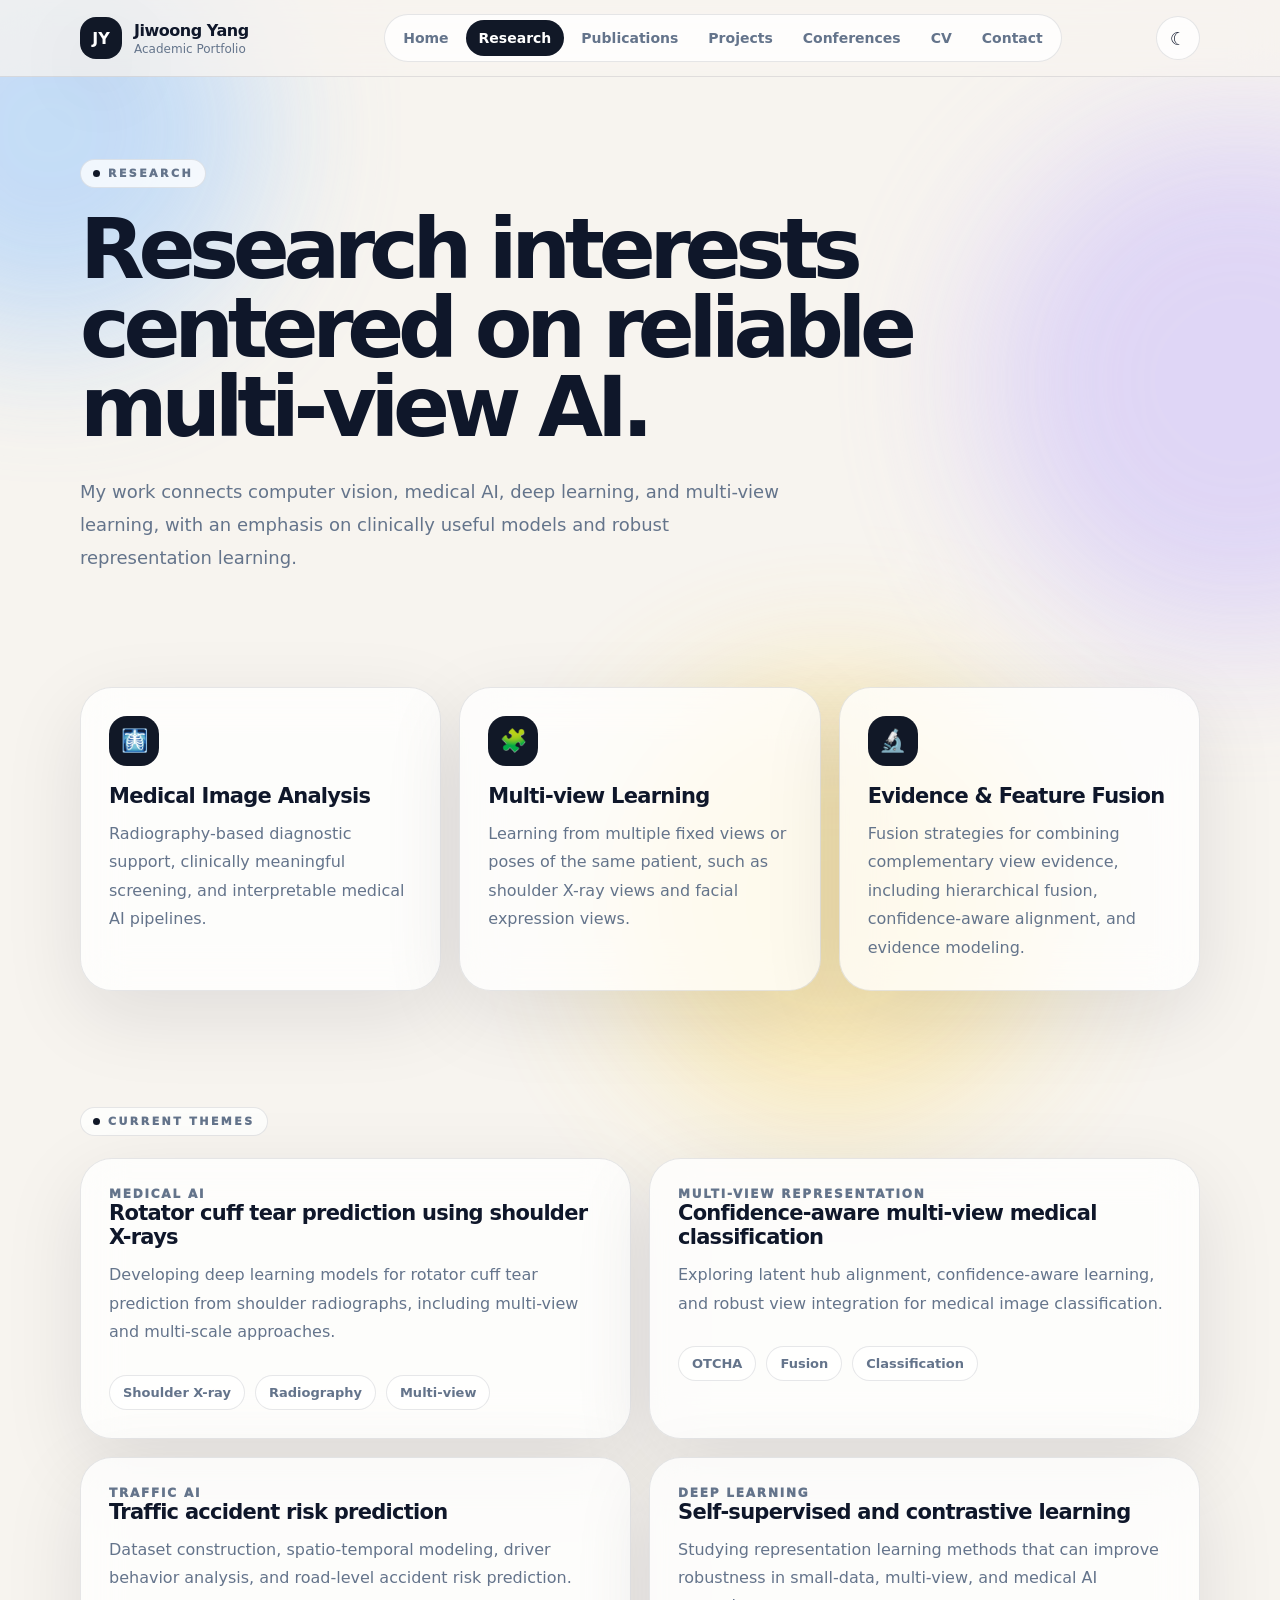
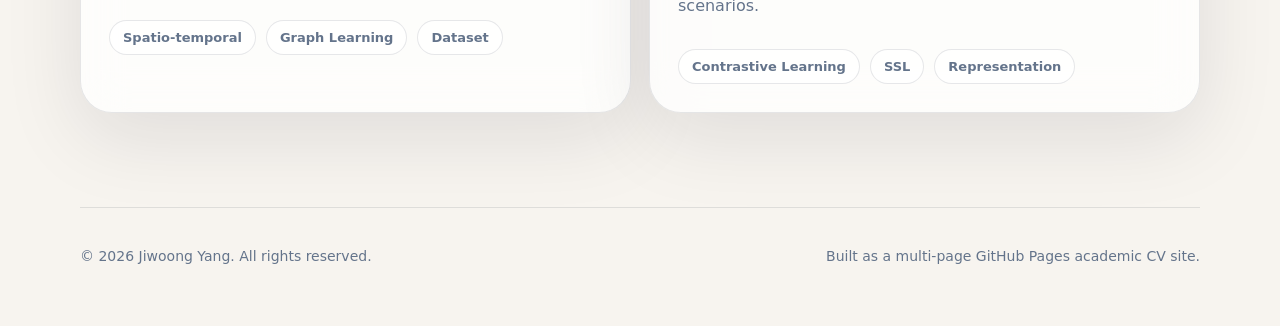
<file: research/index.html>
<!doctype html>
<html lang="en">
<head>
  <meta charset="utf-8" />
  <meta name="viewport" content="width=device-width, initial-scale=1" />
  <meta name="description" content="Research interests of Jiwoong Yang." />
  <title>Research | Jiwoong Yang</title>
  <link rel="icon" href="../assets/favicon.svg" type="image/svg+xml" />
  <link rel="stylesheet" href="../assets/style.css" />
</head>
<body>
  <div class="page">
    <div class="bg-blur" aria-hidden="true">
      <div class="blob one"></div><div class="blob two"></div><div class="blob three"></div>
    </div>
    
    <header class="site-header">
      <nav class="container nav">
        <a class="brand" href="../" aria-label="Go to homepage">
          <div class="logo">JY</div>
          <div>
            <div class="brand-title">Jiwoong Yang</div>
            <div class="brand-subtitle">Academic Portfolio</div>
          </div>
        </a>
        <div class="navlinks" aria-label="Main navigation"><a class="" href="../">Home</a>
<a class="active" href="../research/">Research</a>
<a class="" href="../publications/">Publications</a>
<a class="" href="../projects/">Projects</a>
<a class="" href="../conferences/">Conferences</a>
<a class="" href="../cv/">CV</a>
<a class="" href="../contact/">Contact</a></div>
        <div class="nav-actions">
          <button class="icon-button" data-theme-toggle aria-label="Toggle dark mode">☾</button>
          <button class="icon-button mobile-only" data-menu-toggle aria-label="Open menu">☰</button>
        </div>
      </nav>
      <div class="container mobile-menu" data-mobile-menu><a class="" href="../">Home</a>
<a class="active" href="../research/">Research</a>
<a class="" href="../publications/">Publications</a>
<a class="" href="../projects/">Projects</a>
<a class="" href="../conferences/">Conferences</a>
<a class="" href="../cv/">CV</a>
<a class="" href="../contact/">Contact</a></div>
    </header>

    <main>

      <section class="container page-title">
        <div class="section-label">Research</div>
        <h1>Research interests centered on reliable multi-view AI.</h1>
        <p class="lead">My work connects computer vision, medical AI, deep learning, and multi-view learning, with an emphasis on clinically useful models and robust representation learning.</p>
      </section>

      <section class="container">
        <div class="grid-3">
          <div class="card"><div class="icon-bubble">🩻</div><h3>Medical Image Analysis</h3><p>Radiography-based diagnostic support, clinically meaningful screening, and interpretable medical AI pipelines.</p></div>
          <div class="card"><div class="icon-bubble">🧩</div><h3>Multi-view Learning</h3><p>Learning from multiple fixed views or poses of the same patient, such as shoulder X-ray views and facial expression views.</p></div>
          <div class="card"><div class="icon-bubble">🔬</div><h3>Evidence & Feature Fusion</h3><p>Fusion strategies for combining complementary view evidence, including hierarchical fusion, confidence-aware alignment, and evidence modeling.</p></div>
        </div>
      </section>

      <section class="container">
        <div class="section-label">Current Themes</div>
        <div class="grid-2" style="margin-top:22px;">
          <div class="card project-card"><div class="category">Medical AI</div><h3>Rotator cuff tear prediction using shoulder X-rays</h3><p>Developing deep learning models for rotator cuff tear prediction from shoulder radiographs, including multi-view and multi-scale approaches.</p><div class="tag-row"><span class="tag">Shoulder X-ray</span><span class="tag">Radiography</span><span class="tag">Multi-view</span></div></div>
          <div class="card project-card"><div class="category">Multi-view Representation</div><h3>Confidence-aware multi-view medical classification</h3><p>Exploring latent hub alignment, confidence-aware learning, and robust view integration for medical image classification.</p><div class="tag-row"><span class="tag">OTCHA</span><span class="tag">Fusion</span><span class="tag">Classification</span></div></div>
          <div class="card project-card"><div class="category">Traffic AI</div><h3>Traffic accident risk prediction</h3><p>Dataset construction, spatio-temporal modeling, driver behavior analysis, and road-level accident risk prediction.</p><div class="tag-row"><span class="tag">Spatio-temporal</span><span class="tag">Graph Learning</span><span class="tag">Dataset</span></div></div>
          <div class="card project-card"><div class="category">Deep Learning</div><h3>Self-supervised and contrastive learning</h3><p>Studying representation learning methods that can improve robustness in small-data, multi-view, and medical AI scenarios.</p><div class="tag-row"><span class="tag">Contrastive Learning</span><span class="tag">SSL</span><span class="tag">Representation</span></div></div>
        </div>
      </section>

    </main>
    <footer class="container">
      <div class="footer-inner">
        <p>© 2026 Jiwoong Yang. All rights reserved.</p>
        <p>Built as a multi-page GitHub Pages academic CV site.</p>
      </div>
    </footer>
  </div>
  <script src="../assets/script.js"></script>
</body>
</html>
</file>
<file: assets/style.css>
:root {
  --bg: #f7f4ef;
  --text: #0f172a;
  --muted: #64748b;
  --line: rgba(15, 23, 42, 0.10);
  --card: rgba(255, 255, 255, 0.76);
  --card-strong: #ffffff;
  --accent: #111827;
  --accent-text: #ffffff;
  --soft-shadow: 0 24px 80px rgba(15, 23, 42, 0.10);
  --radius-xl: 32px;
  --radius-lg: 24px;
  --radius-md: 18px;
}
body.dark {
  --bg: #070a12;
  --text: #f8fafc;
  --muted: #94a3b8;
  --line: rgba(255, 255, 255, 0.12);
  --card: rgba(255, 255, 255, 0.055);
  --card-strong: rgba(255, 255, 255, 0.08);
  --accent: #ffffff;
  --accent-text: #0f172a;
  --soft-shadow: 0 24px 80px rgba(0, 0, 0, 0.28);
}
* { box-sizing: border-box; }
html { scroll-behavior: smooth; }
body {
  margin: 0;
  font-family: Inter, ui-sans-serif, system-ui, -apple-system, BlinkMacSystemFont, "Segoe UI", sans-serif;
  background: var(--bg);
  color: var(--text);
  transition: background 0.4s ease, color 0.4s ease;
}
a { color: inherit; text-decoration: none; }
button { font: inherit; }
.page { position: relative; min-height: 100vh; overflow: hidden; }
.bg-blur { position: fixed; inset: 0; pointer-events: none; opacity: 0.82; z-index: 0; }
.blob { position: absolute; border-radius: 999px; filter: blur(72px); }
.blob.one { width: 420px; height: 420px; left: -160px; top: -80px; background: rgba(147, 197, 253, 0.62); }
.blob.two { width: 520px; height: 520px; right: -220px; top: 120px; background: rgba(196, 181, 253, 0.58); }
.blob.three { width: 440px; height: 440px; left: 48%; bottom: -220px; background: rgba(252, 211, 77, 0.45); }
body.dark .blob.one { background: rgba(59, 130, 246, 0.22); }
body.dark .blob.two { background: rgba(124, 58, 237, 0.20); }
body.dark .blob.three { background: rgba(245, 158, 11, 0.12); }
.container { width: min(1120px, calc(100% - 40px)); margin: 0 auto; position: relative; z-index: 1; }
.site-header { position: sticky; top: 0; z-index: 30; border-bottom: 1px solid var(--line); backdrop-filter: blur(22px); background: color-mix(in srgb, var(--bg) 76%, transparent); }
.nav { display: flex; align-items: center; justify-content: space-between; min-height: 76px; gap: 16px; }
.brand { display: flex; align-items: center; gap: 12px; min-width: 210px; }
.logo { width: 42px; height: 42px; border-radius: 16px; display: grid; place-items: center; background: var(--accent); color: var(--accent-text); font-weight: 900; box-shadow: var(--soft-shadow); }
.brand-title { font-weight: 850; letter-spacing: -0.03em; }
.brand-subtitle { font-size: 12px; color: var(--muted); margin-top: 2px; }
.navlinks { display: flex; gap: 4px; border: 1px solid var(--line); background: var(--card); padding: 5px; border-radius: 999px; }
.navlinks a { font-size: 14px; color: var(--muted); font-weight: 750; padding: 10px 13px; border-radius: 999px; transition: 0.2s ease; }
.navlinks a:hover, .navlinks a.active { background: var(--accent); color: var(--accent-text); }
.nav-actions { display: flex; gap: 8px; align-items: center; }
.icon-button { border: 1px solid var(--line); background: var(--card); color: var(--text); width: 44px; height: 44px; border-radius: 999px; cursor: pointer; font-size: 18px; display: inline-grid; place-items: center; }
.mobile-menu { display: none; border-top: 1px solid var(--line); padding: 10px 0 16px; }
.mobile-menu.open { display: block; }
.mobile-menu a { display: block; padding: 12px 14px; color: var(--muted); font-weight: 800; border-radius: 16px; }
.mobile-menu a:hover, .mobile-menu a.active { background: var(--card); color: var(--text); }
.hero { padding: 88px 0 72px; }
.hero-grid { display: grid; grid-template-columns: 1.08fr 0.92fr; gap: 56px; align-items: center; }
.pill { display: inline-flex; align-items: center; gap: 8px; border: 1px solid var(--line); background: var(--card); color: var(--muted); border-radius: 999px; padding: 9px 14px; font-size: 14px; font-weight: 750; box-shadow: 0 10px 30px rgba(15, 23, 42, 0.05); }
.dot { width: 9px; height: 9px; border-radius: 999px; background: #10b981; box-shadow: 0 0 0 6px rgba(16, 185, 129, 0.12); }
h1 { margin: 22px 0 0; font-size: clamp(44px, 8vw, 84px); line-height: 0.94; letter-spacing: -0.075em; }
.page-title { padding: 82px 0 36px; }
.page-title h1 { max-width: 900px; }
.lead { margin-top: 28px; max-width: 720px; color: var(--muted); font-size: 18px; line-height: 1.85; }
.tag-row { display: flex; flex-wrap: wrap; gap: 10px; margin-top: 28px; }
.tag { border: 1px solid var(--line); background: var(--card); border-radius: 999px; color: var(--muted); padding: 9px 13px; font-size: 13px; font-weight: 850; }
.actions { display: flex; flex-wrap: wrap; gap: 12px; margin-top: 36px; }
.button { display: inline-flex; align-items: center; gap: 8px; border-radius: 999px; padding: 14px 18px; font-weight: 850; font-size: 14px; transition: transform 0.2s ease, background 0.2s ease; }
.button:hover { transform: translateY(-2px); }
.button.primary { background: var(--accent); color: var(--accent-text); box-shadow: var(--soft-shadow); }
.button.secondary { border: 1px solid var(--line); background: var(--card); color: var(--text); }
section { padding: 58px 0; }
.card { border: 1px solid var(--line); background: var(--card); border-radius: var(--radius-xl); padding: 28px; box-shadow: var(--soft-shadow); backdrop-filter: blur(22px); }
.card.tight { padding: 22px; border-radius: var(--radius-lg); }
.profile-card { overflow: hidden; padding: 0; }
.profile-banner { height: 120px; background: linear-gradient(135deg, #3b82f6, #8b5cf6 45%, #f59e0b); }
.profile-body { padding: 28px; padding-top: 0; }
.avatar { width: 100px; height: 100px; border-radius: 30px; display: grid; place-items: center; margin-top: -50px; border: 5px solid var(--bg); background: var(--accent); color: var(--accent-text); font-size: 32px; font-weight: 950; box-shadow: var(--soft-shadow); }
.profile-body h2 { margin: 18px 0 4px; font-size: 28px; letter-spacing: -0.04em; }
.role { color: var(--muted); font-weight: 750; }
.info-list { display: grid; gap: 12px; margin-top: 26px; }
.info-item { display: flex; gap: 14px; align-items: center; border: 1px solid var(--line); background: color-mix(in srgb, var(--card-strong) 65%, transparent); border-radius: 26px; padding: 14px; }
.info-icon { width: 42px; height: 42px; border-radius: 16px; display: grid; place-items: center; background: var(--accent); color: var(--accent-text); font-size: 18px; flex: 0 0 auto; }
.info-label { font-size: 11px; color: var(--muted); text-transform: uppercase; letter-spacing: 0.13em; font-weight: 900; }
.info-value { margin-top: 3px; font-size: 14px; font-weight: 800; }
.section-label { display: inline-flex; align-items: center; gap: 8px; border: 1px solid var(--line); background: var(--card); color: var(--muted); border-radius: 999px; padding: 7px 12px; font-size: 11px; font-weight: 950; text-transform: uppercase; letter-spacing: 0.22em; }
.section-label::before { content: ""; width: 7px; height: 7px; border-radius: 999px; background: var(--accent); }
.section-head { display: flex; align-items: end; justify-content: space-between; gap: 32px; margin: 18px 0 34px; }
.section-head h2, .split h2 { margin: 0; font-size: clamp(34px, 5vw, 56px); line-height: 1; letter-spacing: -0.055em; }
.section-head p { margin: 0; max-width: 520px; line-height: 1.8; color: var(--muted); }
.grid-4 { display: grid; grid-template-columns: repeat(4, 1fr); gap: 18px; }
.grid-3 { display: grid; grid-template-columns: repeat(3, 1fr); gap: 18px; }
.grid-2 { display: grid; grid-template-columns: repeat(2, 1fr); gap: 18px; }
.split { display: grid; grid-template-columns: 0.9fr 1.1fr; gap: 32px; align-items: start; }
.card h3 { margin: 0; font-size: 21px; letter-spacing: -0.035em; }
.card h4 { margin: 0; font-size: 15px; text-transform: uppercase; letter-spacing: 0.13em; color: var(--muted); }
.card p, .card li { color: var(--muted); line-height: 1.78; }
.card p { margin: 12px 0 0; }
.icon-bubble { width: 50px; height: 50px; border-radius: 18px; display: grid; place-items: center; margin-bottom: 18px; background: var(--accent); color: var(--accent-text); font-size: 22px; }
.project-card { transition: 0.22s ease; }
.project-card:hover { transform: translateY(-4px); }
.project-top { display: flex; align-items: center; justify-content: space-between; gap: 12px; margin-bottom: 18px; }
.status { background: var(--accent); color: var(--accent-text); border-radius: 999px; padding: 7px 11px; font-size: 11px; font-weight: 950; white-space: nowrap; }
.category { color: var(--muted); text-transform: uppercase; letter-spacing: 0.15em; font-size: 12px; font-weight: 950; }
.paper { display: flex; gap: 18px; align-items: flex-start; }
.year { flex: 0 0 72px; min-width: 72px; min-height: 62px; border-radius: 20px; display: grid; place-items: center; background: var(--accent); color: var(--accent-text); font-weight: 950; font-size: 13px; text-align: center; padding: 8px; }
.list-compact { margin: 16px 0 0; padding-left: 18px; }
.list-compact li { margin: 8px 0; }
.timeline { position: relative; display: grid; gap: 16px; }
.timeline-item { display: grid; grid-template-columns: 94px 1fr; gap: 18px; align-items: start; }
.timeline-date { border: 1px solid var(--line); background: var(--card); border-radius: 20px; padding: 14px; font-weight: 950; text-align: center; color: var(--text); }
.skill-cloud { display: flex; flex-wrap: wrap; gap: 10px; }
.stat-grid { display: grid; grid-template-columns: repeat(3, 1fr); gap: 12px; margin-top: 28px; }
.stat { border: 1px solid var(--line); background: var(--card); border-radius: 24px; padding: 18px; }
.stat strong { display: block; font-size: 26px; letter-spacing: -0.04em; }
.stat span { display: block; color: var(--muted); margin-top: 4px; font-size: 13px; font-weight: 750; }
.contact-card { background: var(--accent); color: var(--accent-text); }
.contact-card .section-label { background: rgba(255,255,255,0.12); color: currentColor; border-color: rgba(255,255,255,0.18); }
.contact-card .section-label::before { background: currentColor; }
.contact-card p { color: color-mix(in srgb, currentColor 72%, transparent); }
.contact-links { display: grid; gap: 12px; }
.contact-link { display: flex; justify-content: space-between; align-items: center; border-radius: 24px; padding: 16px; background: rgba(255,255,255,0.12); font-weight: 900; word-break: break-word; }
.mini-link { text-decoration: underline; text-underline-offset: 4px; }
.note { border-left: 4px solid var(--accent); padding: 14px 16px; border-radius: 14px; background: var(--card); color: var(--muted); line-height: 1.7; }
footer { color: var(--muted); font-size: 14px; padding: 36px 0 48px; }
.footer-inner { display: flex; justify-content: space-between; gap: 18px; border-top: 1px solid var(--line); padding-top: 26px; }
@media (max-width: 1080px) {
  .navlinks { display: none; }
  .mobile-only { display: inline-grid; }
}
@media (min-width: 1081px) {
  .mobile-only { display: none; }
}
@media (max-width: 920px) {
  .hero-grid, .split, .grid-2, .grid-3, .grid-4 { grid-template-columns: 1fr; }
  section { padding: 48px 0; }
  .section-head { display: block; }
  .section-head p { margin-top: 16px; }
  .footer-inner { flex-direction: column; }
  .stat-grid { grid-template-columns: 1fr; }
}
@media (max-width: 560px) {
  .container { width: min(100% - 28px, 1120px); }
  .brand { min-width: auto; }
  .brand-subtitle { display: none; }
  h1 { font-size: 44px; }
  .card { padding: 22px; }
  .profile-card { padding: 0; }
  .profile-body { padding: 22px; padding-top: 0; }
  .actions .button { width: 100%; justify-content: center; }
  .paper, .timeline-item { display: block; }
  .year, .timeline-date { margin-bottom: 14px; width: fit-content; }
}

.hero-grid-home { grid-template-columns: 0.74fr 1.26fr; align-items: stretch; gap: 56px; }
.profile-card-home { max-width: 390px; height: 100%; }
.profile-card-home .profile-banner { height: 84px; }
.profile-card-home .profile-body { padding: 20px 26px 24px; }
.profile-photo {
  width: 156px;
  height: 156px;
  object-fit: cover;
  object-position: center top;
  display: block;
  margin-top: -48px;
  border-radius: 24px;
  border: 4px solid var(--bg);
  box-shadow: 0 18px 50px rgba(15, 23, 42, 0.16);
  background: #dbe4ef;
}
.profile-card-home .profile-body h2 { margin: 14px 0 4px; }

.profile-card-home .info-list { margin-top: 20px; gap: 10px; }
.profile-card-home .info-item { padding: 12px; border-radius: 22px; }
.profile-card-home .info-icon { width: 38px; height: 38px; border-radius: 14px; font-size: 16px; }
.hero-copy { padding-top: 0; display: flex; flex-direction: column; justify-content: center; }
.home-title {
  margin: 18px 0 0;
  max-width: 760px;
  font-size: clamp(40px, 5.9vw, 70px);
  line-height: 0.98;
  letter-spacing: -0.065em;
}
.inline-home-label { margin-top: 28px; }
.home-highlights { margin-top: 16px; gap: 12px; }
.home-highlights .stat {
  background: color-mix(in srgb, var(--card-strong) 72%, transparent);
  border-radius: 20px;
  padding: 16px;
}
.home-highlights .stat strong { font-size: 24px; }
.home-highlights .stat span { font-size: 12px; line-height: 1.45; }
@media (max-width: 920px) {
  .hero-grid-home { grid-template-columns: 1fr; gap: 32px; }
  .profile-card-home { max-width: none; order: 1; }
  .hero-copy { order: 2; }
  .profile-photo { width: 148px; height: 148px; }
}
@media (max-width: 560px) {
  .home-title { font-size: 40px; }
  .profile-photo { width: 132px; height: 132px; border-radius: 22px; }
}

.intro-lead {
  margin-top: 26px;
  max-width: 760px;
  font-size: clamp(15.5px, 1.15vw, 18px);
  line-height: 1.78;
  letter-spacing: -0.02em;
  color: var(--muted);
}
.intro-lead strong {
  color: var(--text);
  font-weight: 950;
}
.home-caption {
  margin-top: 26px;
}
.hero-copy .actions {
  margin-top: 32px;
}
@media (max-width: 560px) {
  .intro-lead { font-size: 16px; line-height: 1.78; }
}
</file>
